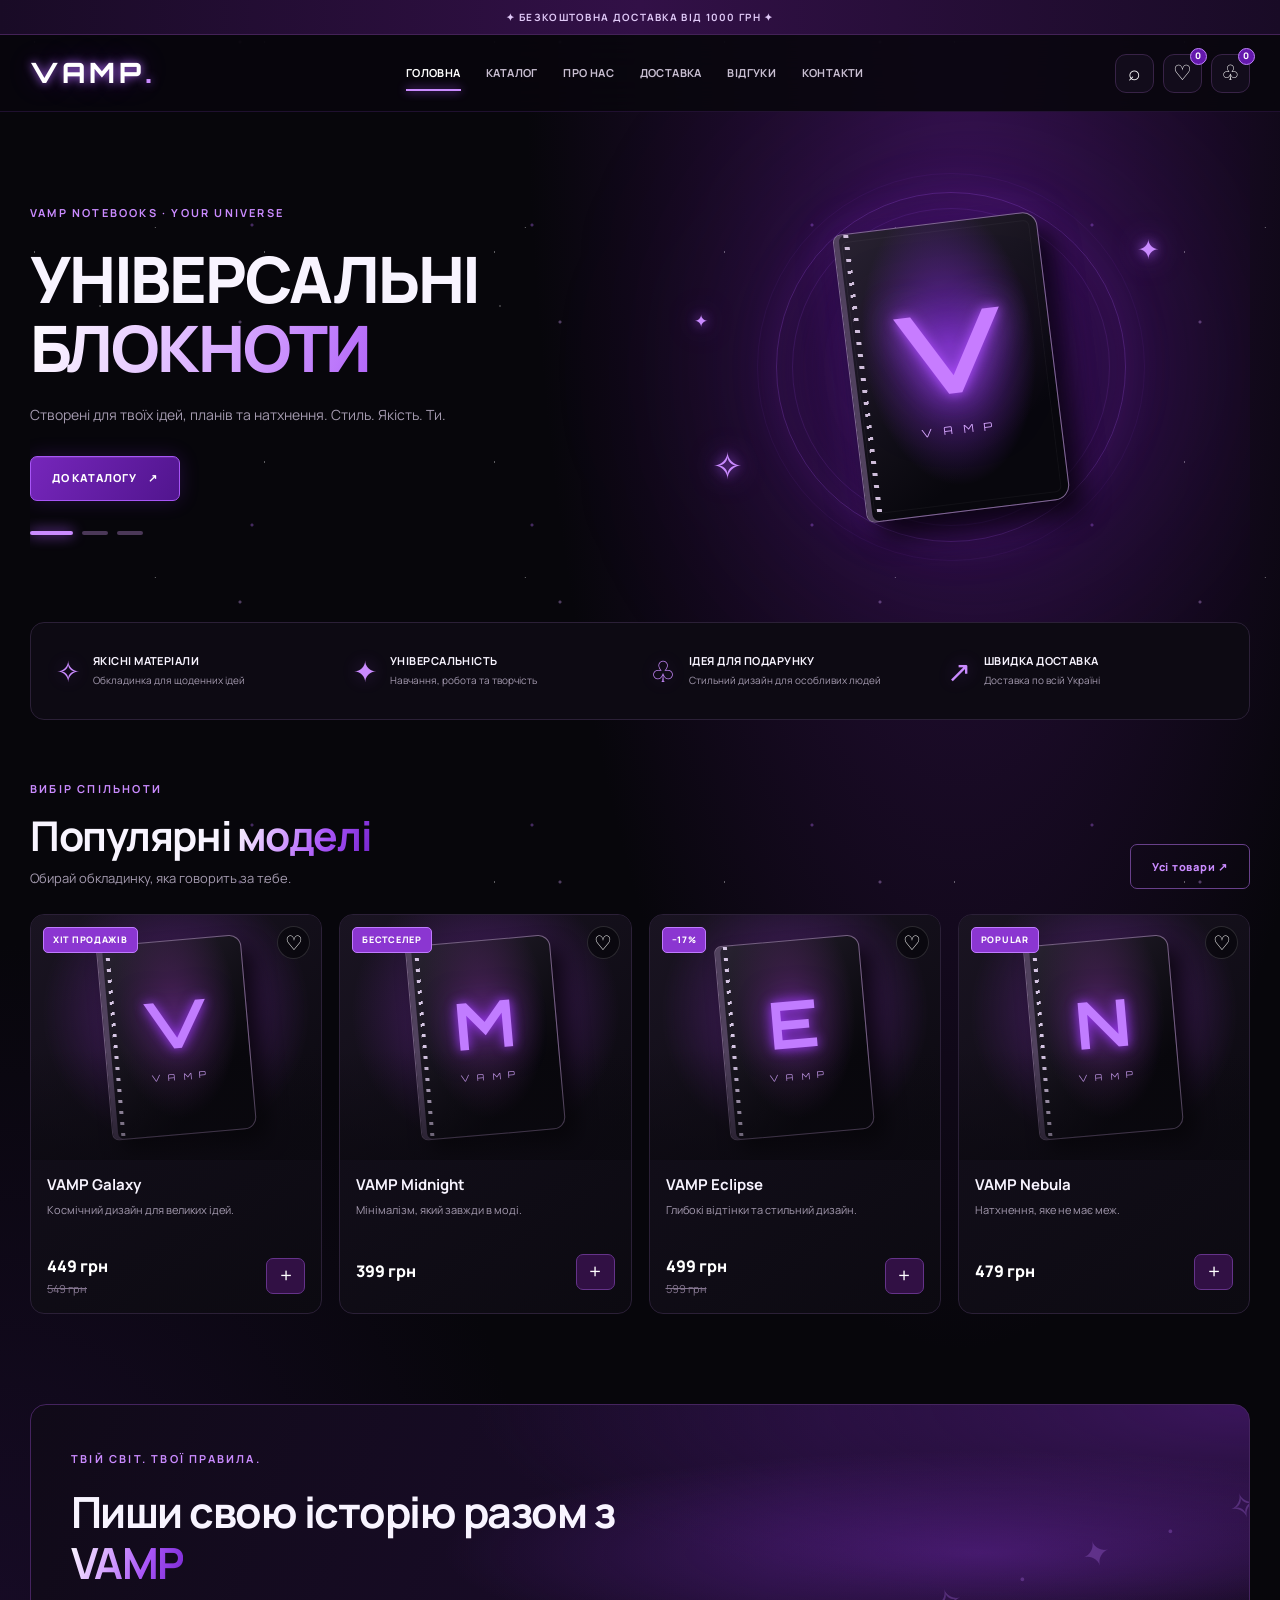
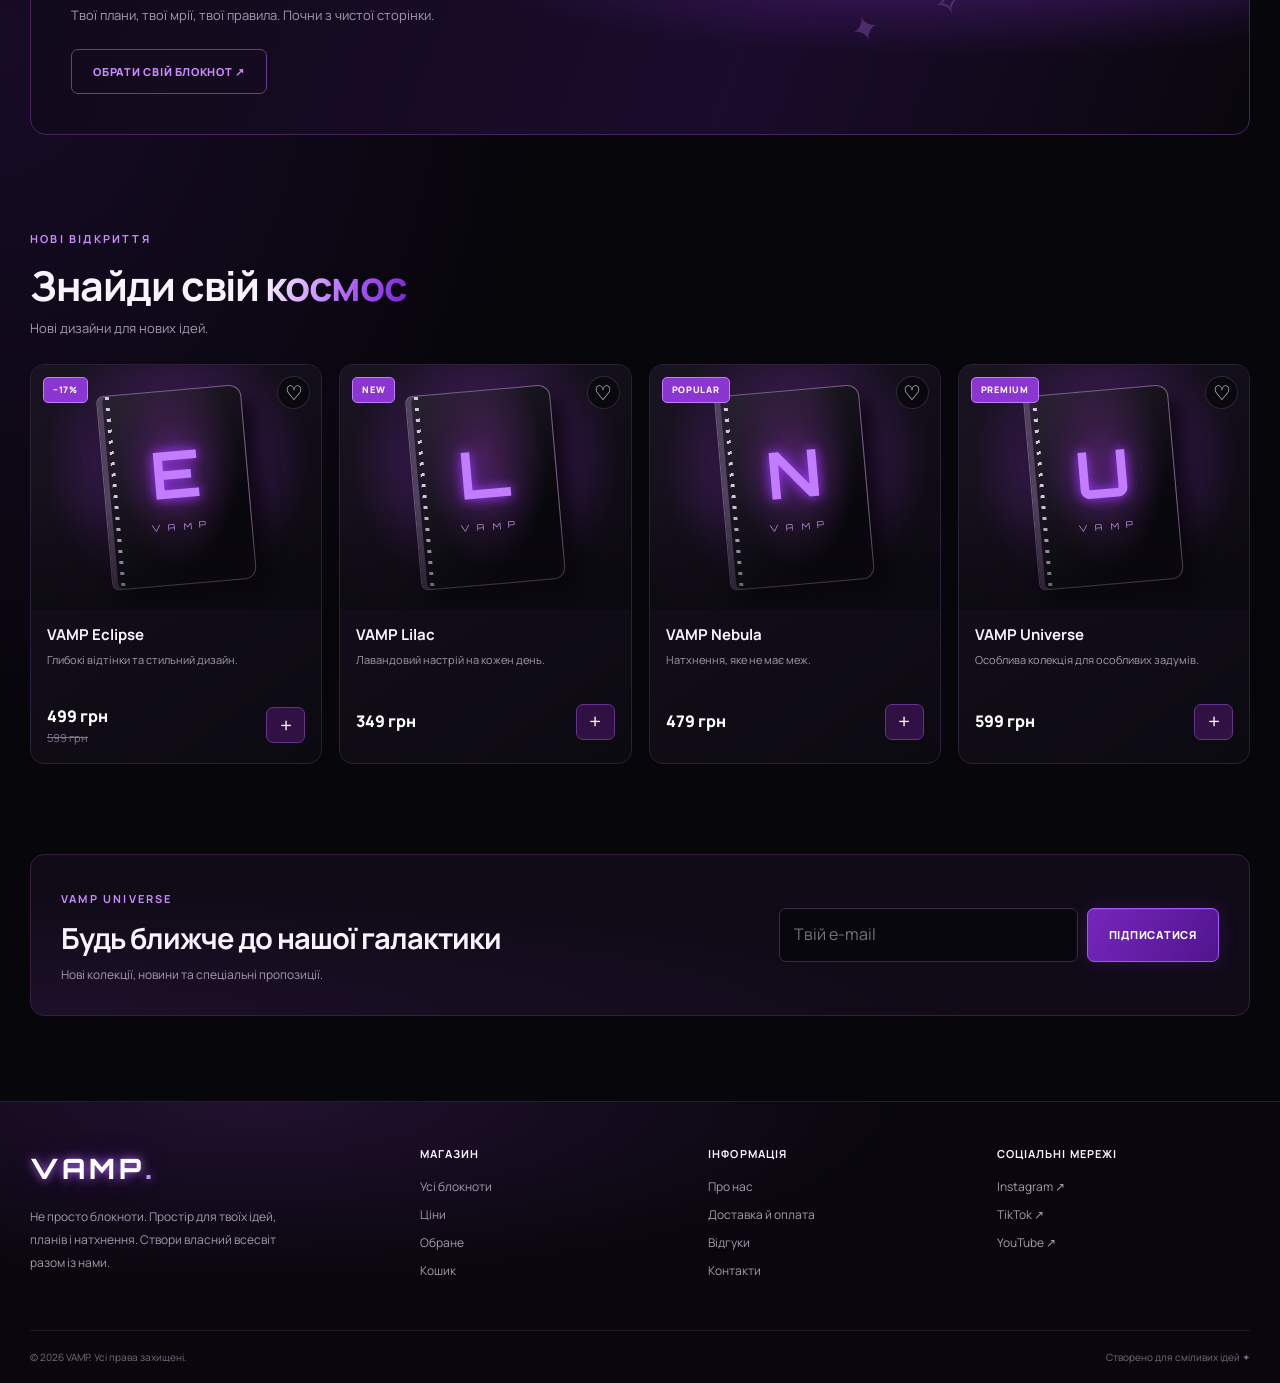
<file: index.html>
<!DOCTYPE html>
<html lang="uk">
<head>
    <meta charset="UTF-8">
    <meta name="viewport" content="width=device-width, initial-scale=1.0">
    <meta name="theme-color" content="#08050d">
    <meta name="description" content="VAMP — універсальні блокноти для твоїх ідей, планів і натхнення.">
    <title>VAMP — Блокноти твого всесвіту</title>

    <link rel="stylesheet" href="styles.css">
</head>

<body>

    <!-- Верхня інформаційна смуга -->
    <div class="topline">
        ✦ БЕЗКОШТОВНА ДОСТАВКА ВІД 1000 ГРН ✦
    </div>

    <!-- Шапка сайту -->
    <header class="header">
        <div class="container navbar">

            <a href="index.html" class="logo">VAMP<span>.</span></a>

            <button class="menu-toggle" id="menuToggle"
                    aria-label="Відкрити меню">
                ☰
            </button>

            <nav class="nav-links" id="navLinks">
                <a href="index.html" class="active">Головна</a>
                <a href="catalog.html">Каталог</a>
                <a href="about.html">Про нас</a>
                <a href="delivery.html">Доставка</a>
                <a href="reviews.html">Відгуки</a>
                <a href="contacts.html">Контакти</a>
            </nav>

            <div class="nav-actions">
                <button class="icon-button" id="searchToggle"
                        aria-label="Пошук">
                    ⌕
                </button>

                <a href="catalog.html?filter=saved"
                   class="icon-button" aria-label="Обране">
                    ♡ <span class="count" id="favoritesCount">0</span>
                </a>

                <a href="cart.html" class="icon-button"
                   aria-label="Кошик">
                    ♧ <span class="count" id="cartCount">0</span>
                </a>
            </div>

        </div>

        <div class="container search-box" id="searchBox" hidden>
            <input type="search" id="globalSearch"
                   placeholder="Знайди свій блокнот...">
        </div>
    </header>

    <main>

        <!-- Головна карусель -->
        <section class="hero container">

            <div class="hero-content">
                <span class="eyebrow">VAMP NOTEBOOKS · YOUR UNIVERSE</span>

                <h1 id="heroTitle">
                    УНІВЕРСАЛЬНІ
                    <span class="gradient-text">БЛОКНОТИ</span>
                </h1>

                <p id="heroDescription">
                    Створені для твоїх ідей, планів та натхнення.
                    Стиль. Якість. Ти.
                </p>

                <a href="catalog.html" class="btn">
                    ДО КАТАЛОГУ <span>↗</span>
                </a>

                <div class="carousel-controls">
                    <button class="carousel-dot active"
                            data-slide="0" aria-label="Слайд 1"></button>

                    <button class="carousel-dot"
                            data-slide="1" aria-label="Слайд 2"></button>

                    <button class="carousel-dot"
                            data-slide="2" aria-label="Слайд 3"></button>
                </div>
            </div>

            <div class="hero-visual">
                <div class="orbit"></div>

                <div class="hero-notebook">
                    <div class="hero-symbol">V</div>
                    <div class="hero-brand">V A M P</div>
                </div>

                <div class="floating-star star-one">✦</div>
                <div class="floating-star star-two">✧</div>
                <div class="floating-star star-three">✦</div>
            </div>

        </section>

        <!-- Переваги магазину -->
        <section class="container benefits">

            <div class="benefit">
                <span class="benefit-icon">✧</span>
                <div>
                    <h3>ЯКІСНІ МАТЕРІАЛИ</h3>
                    <p>Обкладинка для щоденних ідей</p>
                </div>
            </div>

            <div class="benefit">
                <span class="benefit-icon">✦</span>
                <div>
                    <h3>УНІВЕРСАЛЬНІСТЬ</h3>
                    <p>Навчання, робота та творчість</p>
                </div>
            </div>

            <div class="benefit">
                <span class="benefit-icon">♧</span>
                <div>
                    <h3>ІДЕЯ ДЛЯ ПОДАРУНКУ</h3>
                    <p>Стильний дизайн для особливих людей</p>
                </div>
            </div>

            <div class="benefit">
                <span class="benefit-icon">↗</span>
                <div>
                    <h3>ШВИДКА ДОСТАВКА</h3>
                    <p>Доставка по всій Україні</p>
                </div>
            </div>

        </section>

        <!-- Популярні товари -->
        <section class="container section">

            <div class="section-heading">
                <div>
                    <span class="eyebrow">ВИБІР СПІЛЬНОТИ</span>
                    <h2>Популярні <span class="gradient-text">моделі</span></h2>
                    <p>Обирай обкладинку, яка говорить за тебе.</p>
                </div>

                <a href="catalog.html" class="btn btn-outline">
                    Усі товари ↗
                </a>
            </div>

            <div class="products-grid" id="popularProducts">
                <!-- Товари додаються через JavaScript -->
            </div>

        </section>

        <!-- Рекламний банер -->
        <section class="container section">
            <div class="promo-banner">
                <div class="promo-content">
                    <span class="eyebrow">ТВІЙ СВІТ. ТВОЇ ПРАВИЛА.</span>

                    <h2>
                        Пиши свою історію
                        разом з <span class="gradient-text">VAMP</span>
                    </h2>

                    <p>
                        Твої плани, твої мрії, твої правила.
                        Почни з чистої сторінки.
                    </p>

                    <a href="catalog.html" class="btn btn-outline">
                        ОБРАТИ СВІЙ БЛОКНОТ ↗
                    </a>
                </div>
            </div>
        </section>

        <!-- Нова колекція -->
        <section class="container section">

            <div class="section-heading">
                <div>
                    <span class="eyebrow">НОВІ ВІДКРИТТЯ</span>
                    <h2>Знайди свій <span class="gradient-text">космос</span></h2>
                    <p>Нові дизайни для нових ідей.</p>
                </div>
            </div>

            <div class="products-grid" id="newProducts">
                <!-- Новинки додаються через JavaScript -->
            </div>

        </section>

        <!-- Підписка на новини -->
        <section class="container section">
            <div class="newsletter">

                <div>
                    <span class="eyebrow">VAMP UNIVERSE</span>
                    <h2>Будь ближче до нашої галактики</h2>
                    <p>Нові колекції, новини та спеціальні пропозиції.</p>
                </div>

                <form id="newsletterForm">
                    <input type="email" id="newsletterEmail"
                           placeholder="Твій e-mail" required>

                    <button type="submit" class="btn">
                        ПІДПИСАТИСЯ
                    </button>
                </form>

            </div>
        </section>

    </main>

    <!-- Підвал -->
    <footer class="footer">
        <div class="container footer-grid">

            <div class="footer-brand">
                <a href="index.html" class="logo">VAMP<span>.</span></a>

                <p>
                    Не просто блокноти.
                    Простір для твоїх ідей, планів і натхнення.
                    Створи власний всесвіт разом із нами.
                </p>
            </div>

            <div>
                <h3>МАГАЗИН</h3>
                <a href="catalog.html">Усі блокноти</a>
                <a href="catalog.html?sort=price">Ціни</a>
                <a href="catalog.html?filter=saved">Обране</a>
                <a href="cart.html">Кошик</a>
            </div>

            <div>
                <h3>ІНФОРМАЦІЯ</h3>
                <a href="about.html">Про нас</a>
                <a href="delivery.html">Доставка й оплата</a>
                <a href="reviews.html">Відгуки</a>
                <a href="contacts.html">Контакти</a>
            </div>

            <div>
                <h3>СОЦІАЛЬНІ МЕРЕЖІ</h3>
                <a href="https://instagram.com/" target="_blank"
                   rel="noopener noreferrer">Instagram ↗</a>
                <a href="https://tiktok.com/" target="_blank"
                   rel="noopener noreferrer">TikTok ↗</a>
                <a href="https://youtube.com/" target="_blank"
                   rel="noopener noreferrer">YouTube ↗</a>
            </div>

        </div>

        <div class="container copyright">
            <span>© 2026 VAMP. Усі права захищені.</span>
            <span>Створено для сміливих ідей ✦</span>
        </div>
    </footer>

    <script src="app.js"></script>

</body>
</html>
</file>
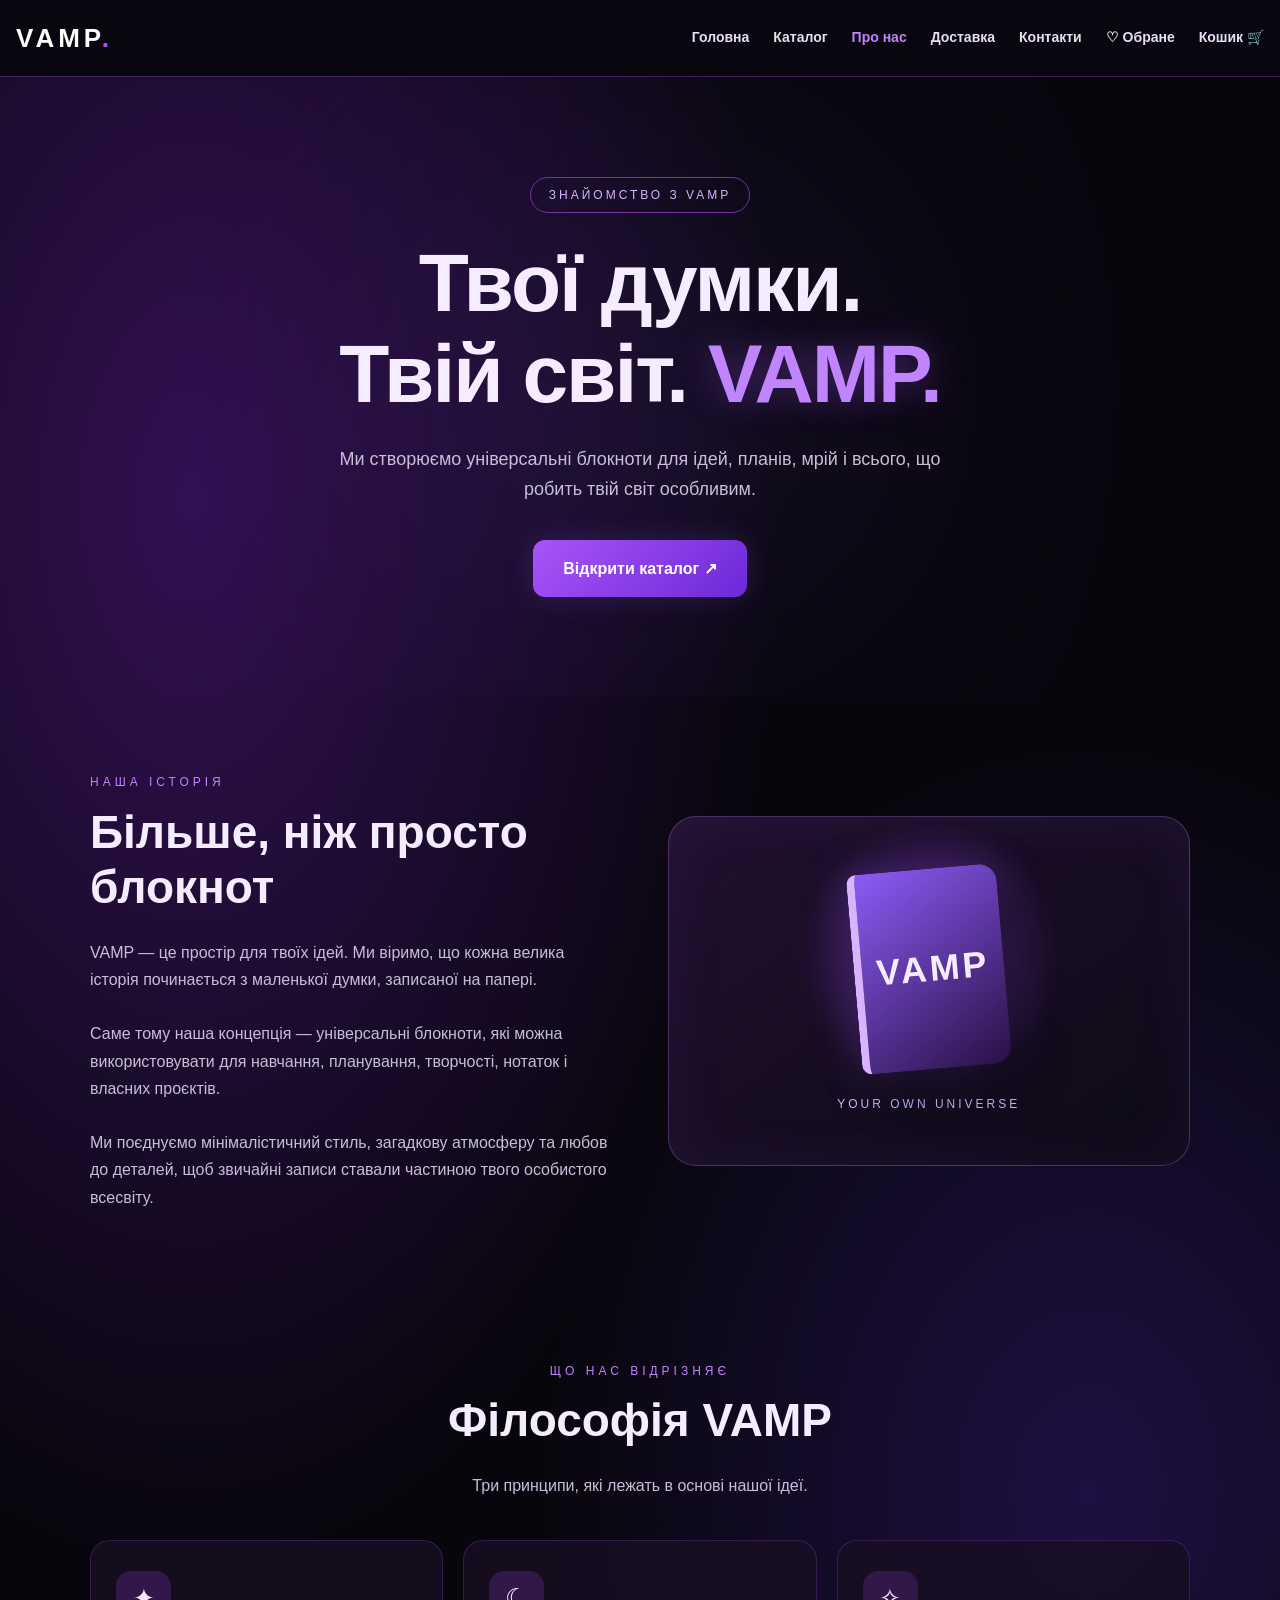
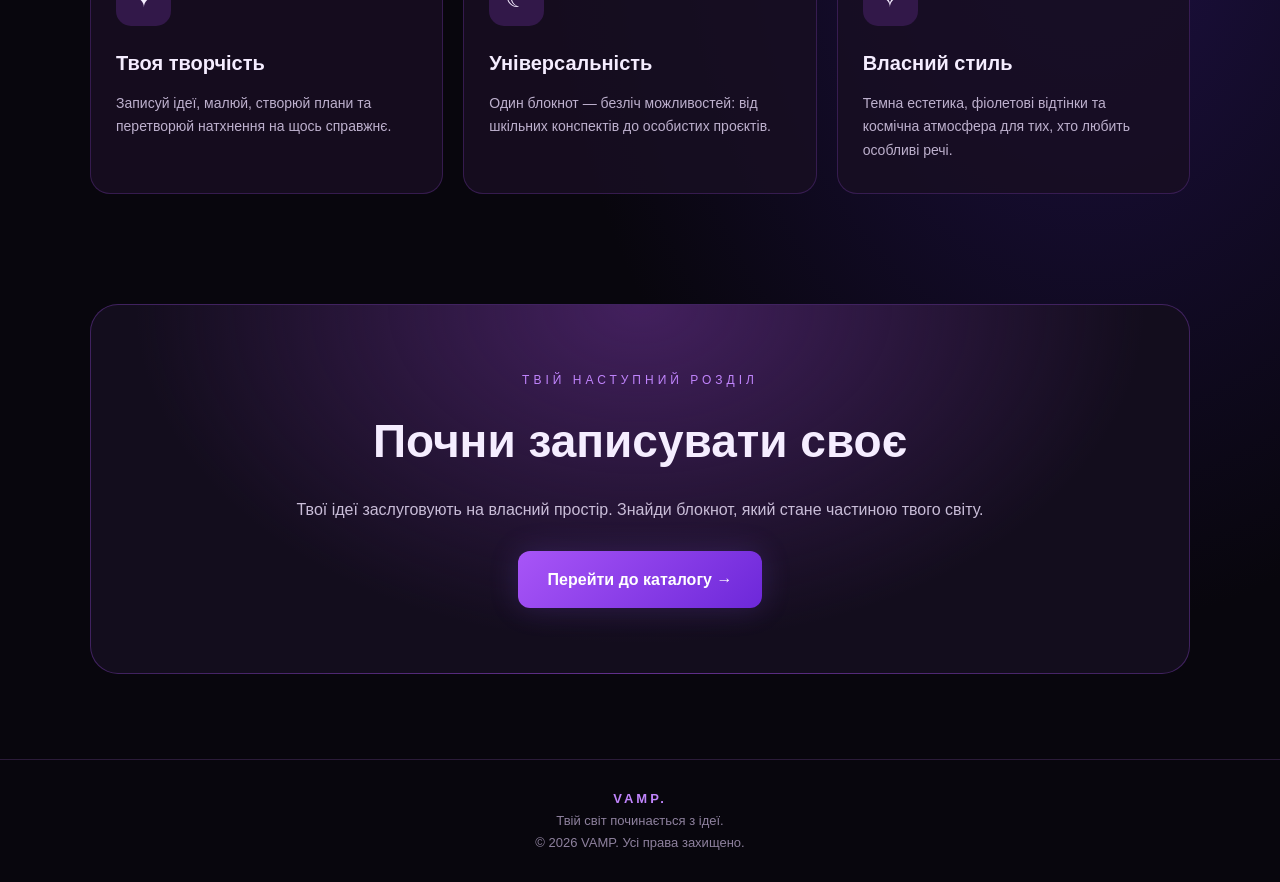
<file: about.html>
<!DOCTYPE html>
<html lang="uk">
<head>
  <meta charset="UTF-8">
  <meta name="viewport" content="width=device-width, initial-scale=1.0">
  <title>Про нас | VAMP</title>

  <style>
    * {
      margin: 0;
      padding: 0;
      box-sizing: border-box;
    }

    html {
      scroll-behavior: smooth;
    }

    body {
      font-family: Arial, sans-serif;
      background:
        radial-gradient(ellipse at 15% 20%, #321052 0%, transparent 38%),
        radial-gradient(ellipse at 85% 60%, #1d1042 0%, transparent 35%),
        #08060d;
      color: #f5edff;
      min-height: 100vh;
      line-height: 1.7;
    }

    a {
      color: inherit;
      text-decoration: none;
    }

    /* ВЕРХНЄ МЕНЮ */
    .site-header {
      position: sticky;
      top: 0;
      z-index: 100;
      background: rgba(9, 7, 16, 0.96);
      border-bottom: 1px solid rgba(168, 85, 247, 0.35);
      backdrop-filter: blur(16px);
    }

    .site-header nav {
      width: min(1250px, calc(100% - 32px));
      min-height: 76px;
      margin: auto;
      display: flex;
      flex-wrap: wrap;
      align-items: center;
      justify-content: center;
      gap: 12px 24px;
      padding: 14px 0;
    }

    .site-header nav a {
      color: #e9ddf7;
      font-size: 14px;
      font-weight: 600;
      transition: color 0.2s;
    }

    .site-header nav a:hover,
    .site-header nav a[aria-current="page"] {
      color: #c084fc;
    }

    .site-header .site-logo {
      margin-right: auto;
      color: white;
      font-size: 26px;
      font-weight: 900;
      letter-spacing: 4px;
    }

    .site-logo span {
      color: #a855f7;
    }

    /* ГОЛОВНИЙ ЕКРАН */
    .hero {
      min-height: 520px;
      padding: 100px 24px;
      display: flex;
      align-items: center;
      justify-content: center;
      text-align: center;
      position: relative;
      overflow: hidden;
    }

    .hero::before {
      content: "";
      position: absolute;
      width: 350px;
      height: 350px;
      background: #8b5cf6;
      filter: blur(150px);
      opacity: 0.22;
      border-radius: 50%;
    }

    .hero-content {
      position: relative;
      max-width: 850px;
    }

    .eyebrow {
      display: inline-block;
      color: #d8b4fe;
      border: 1px solid #7135a5;
      border-radius: 30px;
      padding: 7px 18px;
      font-size: 12px;
      letter-spacing: 3px;
      margin-bottom: 25px;
    }

    h1 {
      font-size: clamp(42px, 7vw, 82px);
      line-height: 1.1;
      margin-bottom: 25px;
      letter-spacing: -2px;
    }

    h1 span {
      color: #c084fc;
      text-shadow: 0 0 35px rgba(168, 85, 247, 0.4);
    }

    .hero p {
      color: #c9bdd8;
      font-size: 18px;
      max-width: 650px;
      margin: 0 auto 35px;
    }

    .button {
      display: inline-block;
      background: linear-gradient(135deg, #a855f7, #6d28d9);
      color: white;
      padding: 15px 30px;
      border-radius: 12px;
      font-weight: bold;
      box-shadow: 0 0 30px rgba(139, 92, 246, 0.2);
      transition: 0.25s;
    }

    .button:hover {
      transform: translateY(-4px);
      box-shadow: 0 0 38px rgba(168, 85, 247, 0.45);
    }

    /* ЗАГАЛЬНІ СЕКЦІЇ */
    .section {
      width: min(1100px, calc(100% - 40px));
      margin: 0 auto;
      padding: 75px 0;
    }

    .section-label {
      color: #c084fc;
      font-size: 12px;
      letter-spacing: 4px;
      text-transform: uppercase;
      margin-bottom: 12px;
    }

    .section h2 {
      font-size: clamp(30px, 4vw, 46px);
      line-height: 1.2;
      margin-bottom: 24px;
    }

    .section p {
      color: #c9bdd8;
      font-size: 16px;
    }

    .story {
      display: grid;
      grid-template-columns: 1fr 1fr;
      gap: 55px;
      align-items: center;
    }

    .story-visual {
      min-height: 350px;
      border: 1px solid rgba(192, 132, 252, 0.3);
      border-radius: 28px;
      background:
        radial-gradient(circle at 50% 40%, #54217b 0%, transparent 40%),
        linear-gradient(145deg, #21102e, #0d0a16);
      display: flex;
      flex-direction: column;
      align-items: center;
      justify-content: center;
      text-align: center;
      box-shadow: inset 0 0 60px rgba(139, 92, 246, 0.08);
    }

    .notebook-symbol {
      width: 150px;
      height: 200px;
      border-radius: 10px 18px 18px 10px;
      background: linear-gradient(145deg, #8b5cf6, #291044);
      border-left: 8px solid #d8b4fe;
      box-shadow: 12px 18px 40px #0008, 0 0 45px #8b5cf655;
      display: flex;
      align-items: center;
      justify-content: center;
      margin-bottom: 25px;
      transform: rotate(-5deg);
    }

    .notebook-symbol span {
      font-size: 36px;
      font-weight: 900;
      letter-spacing: 3px;
    }

    .story-visual p {
      color: #d8b4fe;
      letter-spacing: 3px;
      font-size: 12px;
    }

    /* НАШІ ЦІННОСТІ */
    .values-heading {
      text-align: center;
      margin-bottom: 40px;
    }

    .values-grid {
      display: grid;
      grid-template-columns: repeat(3, 1fr);
      gap: 20px;
    }

    .value-card {
      padding: 30px 25px;
      background: rgba(24, 15, 35, 0.85);
      border: 1px solid rgba(168, 85, 247, 0.22);
      border-radius: 20px;
      transition: 0.25s;
    }

    .value-card:hover {
      transform: translateY(-7px);
      border-color: #a855f7;
      background: rgba(43, 22, 62, 0.9);
    }

    .value-icon {
      width: 55px;
      height: 55px;
      display: grid;
      place-items: center;
      background: #321849;
      border-radius: 15px;
      font-size: 26px;
      margin-bottom: 20px;
    }

    .value-card h3 {
      font-size: 20px;
      margin-bottom: 12px;
    }

    .value-card p {
      font-size: 14px;
      color: #bdb0cd;
    }

    /* ФІНАЛЬНИЙ БЛОК */
    .cta {
      width: min(1100px, calc(100% - 40px));
      margin: 35px auto 85px;
      padding: 65px 25px;
      border: 1px solid rgba(168, 85, 247, 0.3);
      border-radius: 28px;
      background:
        radial-gradient(ellipse at top, #43205e, transparent 65%),
        #130d1d;
      text-align: center;
    }

    .cta h2 {
      font-size: clamp(30px, 5vw, 46px);
      margin-bottom: 15px;
    }

    .cta p {
      color: #c9bdd8;
      margin-bottom: 28px;
    }

    footer {
      border-top: 1px solid #2b1b39;
      padding: 28px 20px;
      text-align: center;
      color: #8e819e;
      font-size: 13px;
    }

    footer strong {
      color: #c084fc;
      letter-spacing: 3px;
    }

    @media (max-width: 800px) {
      .site-header nav {
        gap: 12px 16px;
        justify-content: center;
      }

      .site-header .site-logo {
        width: 100%;
        margin: 0;
        text-align: center;
      }

      .story {
        grid-template-columns: 1fr;
        gap: 30px;
      }

      .values-grid {
        grid-template-columns: 1fr;
      }

      .hero {
        min-height: 450px;
        padding: 70px 20px;
      }
    }
  </style>
</head>

<body>

  <header class="site-header">
    <nav>
      <a href="index.html" class="site-logo">VAMP<span>.</span></a>
      <a href="index.html">Головна</a>
      <a href="catalog.html">Каталог</a>
      <a href="about.html" aria-current="page">Про нас</a>
      <a href="delivery.html">Доставка</a>
      <a href="contacts.html">Контакти</a>
      <a href="favorites.html">♡ Обране</a>
      <a href="cart.html">Кошик 🛒</a>
    </nav>
  </header>

  <main>
    <section class="hero">
      <div class="hero-content">
        <span class="eyebrow">ЗНАЙОМСТВО З VAMP</span>
        <h1>Твої думки.<br>Твій світ. <span>VAMP.</span></h1>
        <p>
          Ми створюємо універсальні блокноти для ідей, планів,
          мрій і всього, що робить твій світ особливим.
        </p>
        <a href="catalog.html" class="button">Відкрити каталог ↗</a>
      </div>
    </section>

    <section class="section">
      <div class="story">
        <div>
          <div class="section-label">НАША ІСТОРІЯ</div>
          <h2>Більше, ніж просто блокнот</h2>
          <p>
            VAMP — це простір для твоїх ідей. Ми віримо, що кожна
            велика історія починається з маленької думки, записаної
            на папері.
          </p>
          <br>
          <p>
            Саме тому наша концепція — універсальні блокноти,
            які можна використовувати для навчання, планування,
            творчості, нотаток і власних проєктів.
          </p>
          <br>
          <p>
            Ми поєднуємо мінімалістичний стиль, загадкову атмосферу
            та любов до деталей, щоб звичайні записи ставали частиною
            твого особистого всесвіту.
          </p>
        </div>

        <div class="story-visual">
          <div class="notebook-symbol">
            <span>VAMP</span>
          </div>
          <p>YOUR OWN UNIVERSE</p>
        </div>
      </div>
    </section>

    <section class="section">
      <div class="values-heading">
        <div class="section-label">ЩО НАС ВІДРІЗНЯЄ</div>
        <h2>Філософія VAMP</h2>
        <p>Три принципи, які лежать в основі нашої ідеї.</p>
      </div>

      <div class="values-grid">
        <article class="value-card">
          <div class="value-icon">✦</div>
          <h3>Твоя творчість</h3>
          <p>
            Записуй ідеї, малюй, створюй плани та перетворюй
            натхнення на щось справжнє.
          </p>
        </article>

        <article class="value-card">
          <div class="value-icon">☾</div>
          <h3>Універсальність</h3>
          <p>
            Один блокнот — безліч можливостей: від шкільних
            конспектів до особистих проєктів.
          </p>
        </article>

        <article class="value-card">
          <div class="value-icon">✧</div>
          <h3>Власний стиль</h3>
          <p>
            Темна естетика, фіолетові відтінки та космічна
            атмосфера для тих, хто любить особливі речі.
          </p>
        </article>
      </div>
    </section>

    <section class="cta">
      <div class="section-label">ТВІЙ НАСТУПНИЙ РОЗДІЛ</div>
      <h2>Почни записувати своє</h2>
      <p>
        Твої ідеї заслуговують на власний простір.
        Знайди блокнот, який стане частиною твого світу.
      </p>
      <a href="catalog.html" class="button">Перейти до каталогу →</a>
    </section>
  </main>

  <footer>
    <strong>VAMP.</strong>
    <p>Твій світ починається з ідеї.</p>
    <p>© 2026 VAMP. Усі права захищено.</p>
  </footer>

</body>
</html>
</file>
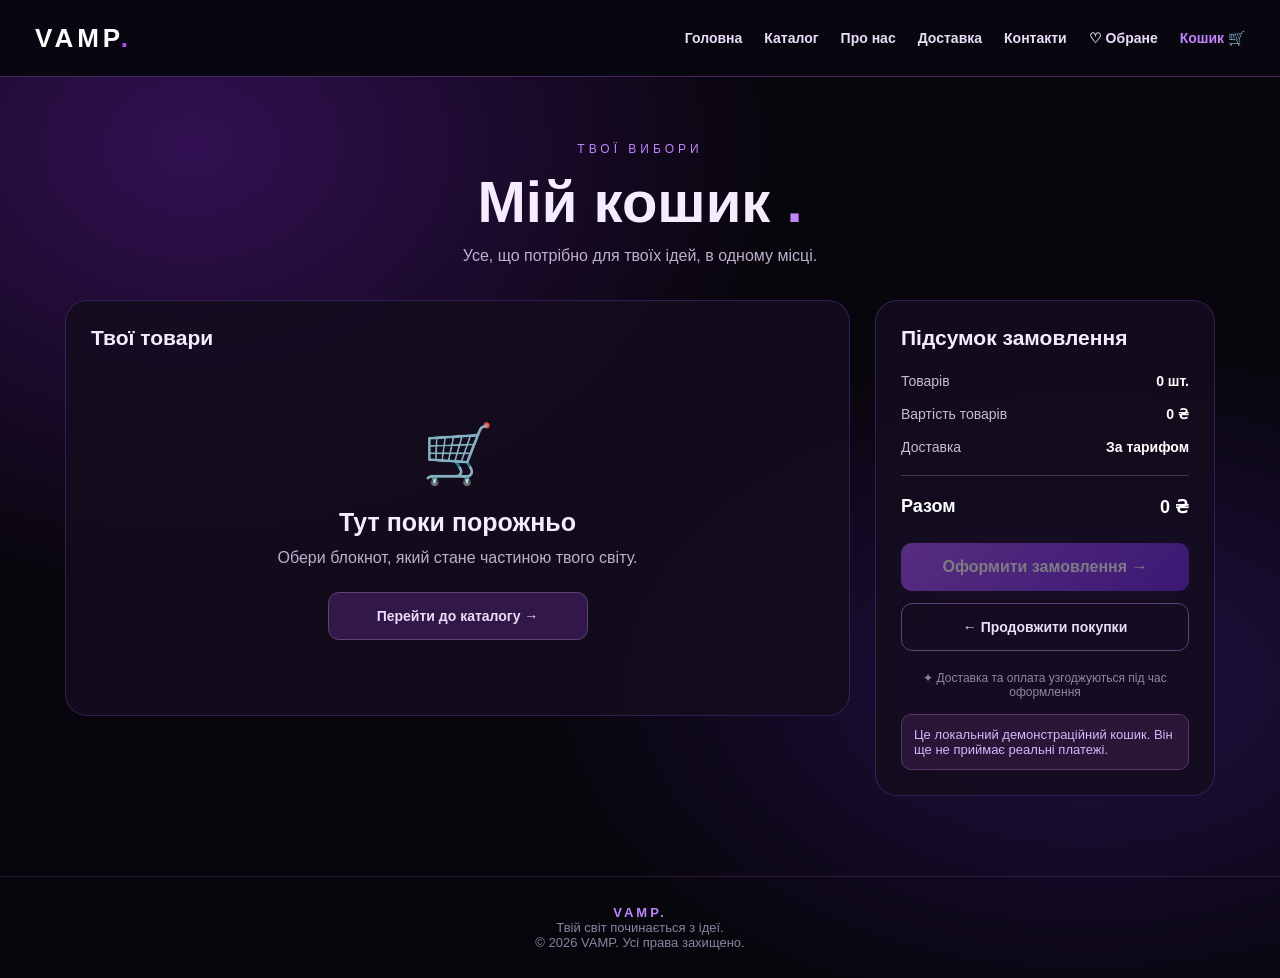
<file: cart.html>
<!DOCTYPE html>
<html lang="uk">
<head>
  <meta charset="UTF-8">
  <meta name="viewport" content="width=device-width, initial-scale=1.0">
  <title>Кошик | VAMP</title>

  <style>
    * {
      margin: 0;
      padding: 0;
      box-sizing: border-box;
    }

    body {
      font-family: Arial, sans-serif;
      color: #f5edff;
      min-height: 100vh;
      background:
        radial-gradient(ellipse at 15% 15%, #321052 0%, transparent 38%),
        radial-gradient(ellipse at 85% 70%, #211044 0%, transparent 35%),
        #08060d;
    }

    a {
      color: inherit;
      text-decoration: none;
    }

    button {
      font: inherit;
      cursor: pointer;
    }

    .site-header {
      position: sticky;
      top: 0;
      z-index: 10;
      background: rgba(9, 7, 16, .96);
      border-bottom: 1px solid #492461;
      backdrop-filter: blur(15px);
    }

    .site-header nav {
      max-width: 1250px;
      min-height: 76px;
      margin: auto;
      padding: 14px 20px;
      display: flex;
      flex-wrap: wrap;
      align-items: center;
      justify-content: center;
      gap: 14px 22px;
    }

    .site-header nav a {
      color: #e9ddf7;
      font-size: 14px;
      font-weight: 600;
      transition: color .2s;
    }

    .site-header nav a:hover,
    .site-header nav a[aria-current="page"] {
      color: #c084fc;
    }

    .site-header .site-logo {
      margin-right: auto;
      color: white;
      font-size: 26px;
      font-weight: 900;
      letter-spacing: 4px;
    }

    .site-logo span {
      color: #a855f7;
    }

    .container {
      width: min(1150px, calc(100% - 36px));
      margin: auto;
    }

    .page-heading {
      padding: 65px 0 35px;
      text-align: center;
    }

    .eyebrow {
      color: #c084fc;
      letter-spacing: 4px;
      font-size: 12px;
      margin-bottom: 12px;
    }

    h1 {
      font-size: clamp(36px, 6vw, 58px);
      margin-bottom: 12px;
    }

    .page-heading p {
      color: #bdb0cd;
    }

    .cart-layout {
      display: grid;
      grid-template-columns: minmax(0, 1fr) 340px;
      gap: 25px;
      align-items: start;
      padding-bottom: 80px;
    }

    .cart-panel,
    .summary {
      background: rgba(20, 13, 30, .88);
      border: 1px solid rgba(168, 85, 247, .25);
      border-radius: 22px;
      padding: 25px;
    }

    .panel-heading {
      display: flex;
      justify-content: space-between;
      align-items: center;
      gap: 15px;
      margin-bottom: 20px;
    }

    .panel-heading h2,
    .summary h2 {
      font-size: 21px;
    }

    .muted {
      color: #a99ab9;
      font-size: 13px;
    }

    .clear-button {
      background: transparent;
      border: 0;
      color: #c084fc;
      font-size: 13px;
    }

    .cart-item {
      display: grid;
      grid-template-columns: 90px minmax(0, 1fr) auto;
      gap: 18px;
      align-items: center;
      padding: 20px 0;
      border-top: 1px solid #30213b;
    }

    .product-picture {
      width: 90px;
      height: 115px;
      border-radius: 12px;
      background:
        radial-gradient(circle at 50% 30%, #63358a, transparent 60%),
        linear-gradient(145deg, #29123c, #100b19);
      border: 1px solid #603c7a;
      display: grid;
      place-items: center;
      overflow: hidden;
      color: #e9d5ff;
      font-size: 30px;
    }

    .product-picture img {
      width: 100%;
      height: 100%;
      object-fit: cover;
    }

    .product-name {
      font-size: 17px;
      margin-bottom: 7px;
      overflow-wrap: anywhere;
    }

    .product-price {
      color: #d8b4fe;
      font-weight: bold;
      margin-bottom: 13px;
    }

    .quantity {
      display: inline-flex;
      align-items: center;
      border: 1px solid #503261;
      border-radius: 9px;
      overflow: hidden;
    }

    .quantity button {
      width: 34px;
      height: 34px;
      border: 0;
      color: white;
      background: #281535;
    }

    .quantity button:hover {
      background: #61358a;
    }

    .quantity span {
      min-width: 35px;
      text-align: center;
      font-size: 14px;
    }

    .item-right {
      text-align: right;
      min-width: 90px;
    }

    .item-total {
      font-weight: bold;
      margin-bottom: 15px;
      white-space: nowrap;
    }

    .remove-button {
      color: #bba7cc;
      background: transparent;
      border: 0;
      font-size: 13px;
    }

    .remove-button:hover {
      color: #fb7185;
    }

    .summary h2 {
      margin-bottom: 23px;
    }

    .summary-line {
      display: flex;
      justify-content: space-between;
      gap: 15px;
      margin-bottom: 17px;
      color: #c8bbd6;
      font-size: 14px;
    }

    .summary-line strong {
      color: white;
      text-align: right;
    }

    .summary-total {
      border-top: 1px solid #493052;
      padding-top: 20px;
      margin-top: 20px;
      color: white;
      font-size: 18px;
      font-weight: bold;
    }

    .checkout-button,
    .continue-button {
      display: block;
      width: 100%;
      text-align: center;
      border-radius: 11px;
      padding: 15px;
      font-weight: bold;
      transition: .2s;
    }

    .checkout-button {
      background: linear-gradient(135deg, #a855f7, #6d28d9);
      color: white;
      border: 0;
      margin-top: 25px;
      box-shadow: 0 0 25px #8b5cf622;
    }

    .checkout-button:hover {
      transform: translateY(-2px);
      box-shadow: 0 0 30px #8b5cf655;
    }

    .checkout-button:disabled {
      opacity: .45;
      cursor: not-allowed;
      transform: none;
    }

    .continue-button {
      border: 1px solid #624078;
      color: #e9ddf7;
      margin-top: 12px;
      font-size: 14px;
    }

    .continue-button:hover {
      background: #24132f;
    }

    .secure-note {
      text-align: center;
      color: #9484a4;
      font-size: 12px;
      margin-top: 20px;
    }

    .empty-cart {
      padding: 50px 20px;
      text-align: center;
    }

    .empty-icon {
      font-size: 58px;
      margin-bottom: 20px;
    }

    .empty-cart h2 {
      font-size: 25px;
      margin-bottom: 12px;
    }

    .empty-cart p {
      color: #bdb0cd;
      margin-bottom: 25px;
    }

    .empty-cart .continue-button {
      max-width: 260px;
      margin: auto;
      background: #321849;
    }

    .notice {
      color: #d8b4fe;
      background: #291536;
      border: 1px solid #58346d;
      border-radius: 10px;
      padding: 12px;
      font-size: 13px;
      margin-top: 15px;
    }

    footer {
      border-top: 1px solid #2b1b39;
      text-align: center;
      padding: 28px 15px;
      color: #8e819e;
      font-size: 13px;
    }

    footer strong {
      color: #c084fc;
      letter-spacing: 3px;
    }

    @media (max-width: 850px) {
      .cart-layout {
        grid-template-columns: 1fr;
      }

      .summary {
        order: -1;
      }
    }

    @media (max-width: 520px) {
      .site-header nav {
        gap: 12px 15px;
      }

      .site-header .site-logo {
        width: 100%;
        margin: 0;
        text-align: center;
      }

      .cart-panel,
      .summary {
        padding: 17px;
      }

      .cart-item {
        grid-template-columns: 70px minmax(0, 1fr);
        gap: 13px;
      }

      .product-picture {
        width: 70px;
        height: 95px;
      }

      .item-right {
        grid-column: 2;
        display: flex;
        justify-content: space-between;
        align-items: center;
        text-align: left;
      }

      .item-total {
        margin-bottom: 0;
      }
    }
  </style>
</head>

<body>

<header class="site-header">
  <nav>
    <a href="index.html" class="site-logo">VAMP<span>.</span></a>
    <a href="index.html">Головна</a>
    <a href="catalog.html">Каталог</a>
    <a href="about.html">Про нас</a>
    <a href="delivery.html">Доставка</a>
    <a href="contacts.html">Контакти</a>
    <a href="favorites.html">♡ Обране</a>
    <a href="cart.html" aria-current="page">Кошик 🛒</a>
  </nav>
</header>

<main class="container">
  <section class="page-heading">
    <div class="eyebrow">ТВОЇ ВИБОРИ</div>
    <h1>Мій кошик <span style="color:#c084fc">.</span></h1>
    <p>Усе, що потрібно для твоїх ідей, в одному місці.</p>
  </section>

  <div class="cart-layout">
    <section class="cart-panel">
      <div class="panel-heading">
        <h2>Твої товари</h2>
        <button class="clear-button" id="clearCart">Очистити кошик</button>
      </div>

      <div id="cartItems"></div>
    </section>

    <aside class="summary">
      <h2>Підсумок замовлення</h2>

      <div class="summary-line">
        <span>Товарів</span>
        <strong id="itemCount">0 шт.</strong>
      </div>

      <div class="summary-line">
        <span>Вартість товарів</span>
        <strong id="subtotal">0 ₴</strong>
      </div>

      <div class="summary-line">
        <span>Доставка</span>
        <strong id="deliveryCost">За тарифом</strong>
      </div>

      <div class="summary-line summary-total">
        <span>Разом</span>
        <strong id="total">0 ₴</strong>
      </div>

      <button class="checkout-button" id="checkoutButton">
        Оформити замовлення →
      </button>

      <a href="catalog.html" class="continue-button">
        ← Продовжити покупки
      </a>

      <p class="secure-note">
        ✦ Доставка та оплата узгоджуються під час оформлення
      </p>

      <div class="notice">
        Це локальний демонстраційний кошик. Він ще не приймає реальні платежі.
      </div>
    </aside>
  </div>
</main>

<footer>
  <strong>VAMP.</strong>
  <p>Твій світ починається з ідеї.</p>
  <p>© 2026 VAMP. Усі права захищено.</p>
</footer>

<script>
  const CART_KEY = "vampCart";

  const cartItems = document.getElementById("cartItems");
  const itemCount = document.getElementById("itemCount");
  const subtotal = document.getElementById("subtotal");
  const total = document.getElementById("total");
  const clearCartButton = document.getElementById("clearCart");
  const checkoutButton = document.getElementById("checkoutButton");

  function readCart() {
    try {
      const saved = JSON.parse(localStorage.getItem(CART_KEY) || "[]");
      if (!Array.isArray(saved)) return [];

      return saved.map((item, index) => {
        const price = Number(item.price ?? item.cost ?? 0);
        const quantity = Number(item.quantity ?? item.qty ?? 1);

        return {
          ...item,
          id: String(item.id ?? item.productId ?? item.name ?? index),
          name: String(item.name ?? item.title ?? "Блокнот VAMP"),
          price: Number.isFinite(price) && price >= 0 ? price : 0,
          quantity: Number.isFinite(quantity)
            ? Math.max(1, Math.min(99, Math.floor(quantity)))
            : 1,
          image: typeof item.image === "string" ? item.image : ""
        };
      });
    } catch {
      return [];
    }
  }

  let cart = readCart();

  function saveCart() {
    localStorage.setItem(CART_KEY, JSON.stringify(cart));
  }

  function money(amount) {
    return new Intl.NumberFormat("uk-UA", {
      maximumFractionDigits: 2
    }).format(amount) + " ₴";
  }

  function escapeHTML(value) {
    return String(value).replace(/[&<>"']/g, char => ({
      "&": "&amp;",
      "<": "&lt;",
      ">": "&gt;",
      '"': "&quot;",
      "'": "&#39;"
    })[char]);
  }

  function renderCart() {
    cartItems.innerHTML = "";

    const count = cart.reduce((sum, item) => sum + item.quantity, 0);
    const sum = cart.reduce(
      (amount, item) => amount + item.price * item.quantity, 0
    );

    itemCount.textContent = count + (count === 1 ? " шт." : " шт.");
    subtotal.textContent = money(sum);
    total.textContent = money(sum);

    checkoutButton.disabled = cart.length === 0;
    clearCartButton.hidden = cart.length === 0;

    if (cart.length === 0) {
      cartItems.innerHTML = `
        <div class="empty-cart">
          <div class="empty-icon">🛒</div>
          <h2>Тут поки порожньо</h2>
          <p>Обери блокнот, який стане частиною твого світу.</p>
          <a href="catalog.html" class="continue-button">
            Перейти до каталогу →
          </a>
        </div>
      `;
      return;
    }

    cart.forEach(item => {
      const row = document.createElement("article");
      row.className = "cart-item";

      const picture = item.image
        ? `<img src="${escapeHTML(item.image)}" alt="">`
        : `<span>✦</span>`;

      row.innerHTML = `
        <div class="product-picture">${picture}</div>

        <div>
          <h3 class="product-name">${escapeHTML(item.name)}</h3>
          <div class="product-price">${money(item.price)}</div>

          <div class="quantity">
            <button type="button" data-action="decrease"
              data-id="${escapeHTML(item.id)}"
              aria-label="Зменшити кількість">−</button>

            <span>${item.quantity}</span>

            <button type="button" data-action="increase"
              data-id="${escapeHTML(item.id)}"
              aria-label="Збільшити кількість">+</button>
          </div>
        </div>

        <div class="item-right">
          <div class="item-total">
            ${money(item.price * item.quantity)}
          </div>
          <button type="button" class="remove-button"
            data-action="remove"
            data-id="${escapeHTML(item.id)}">
            Видалити
          </button>
        </div>
      `;

      cartItems.appendChild(row);
    });
  }

  cartItems.addEventListener("click", event => {
    const button = event.target.closest("button[data-action]");
    if (!button) return;

    const id = button.dataset.id;
    const action = button.dataset.action;
    const item = cart.find(product => product.id === id);

    if (action === "remove") {
      cart = cart.filter(product => product.id !== id);
    } else if (item && action === "increase") {
      if (item.quantity < 99) item.quantity++;
    } else if (item && action === "decrease") {
      if (item.quantity > 1) {
        item.quantity--;
      } else {
        cart = cart.filter(product => product.id !== id);
      }
    }

    saveCart();
    renderCart();
  });

  clearCartButton.addEventListener("click", () => {
    if (!cart.length) return;

    if (confirm("Точно очистити весь кошик?")) {
      cart = [];
      saveCart();
      renderCart();
    }
  });

  checkoutButton.addEventListener("click", () => {
    if (cart.length === 0) return;

    // Зберігаємо копію замовлення для сторінки оформлення.
    sessionStorage.setItem("vampCheckout", JSON.stringify(cart));

    window.location.href = "checkout.html";
  });

  // Оновлення, якщо кошик змінився в іншій вкладці браузера.
  window.addEventListener("storage", event => {
    if (event.key === CART_KEY) {
      cart = readCart();
      renderCart();
    }
  });

  renderCart();
</script>

</body>
</html>
</file>
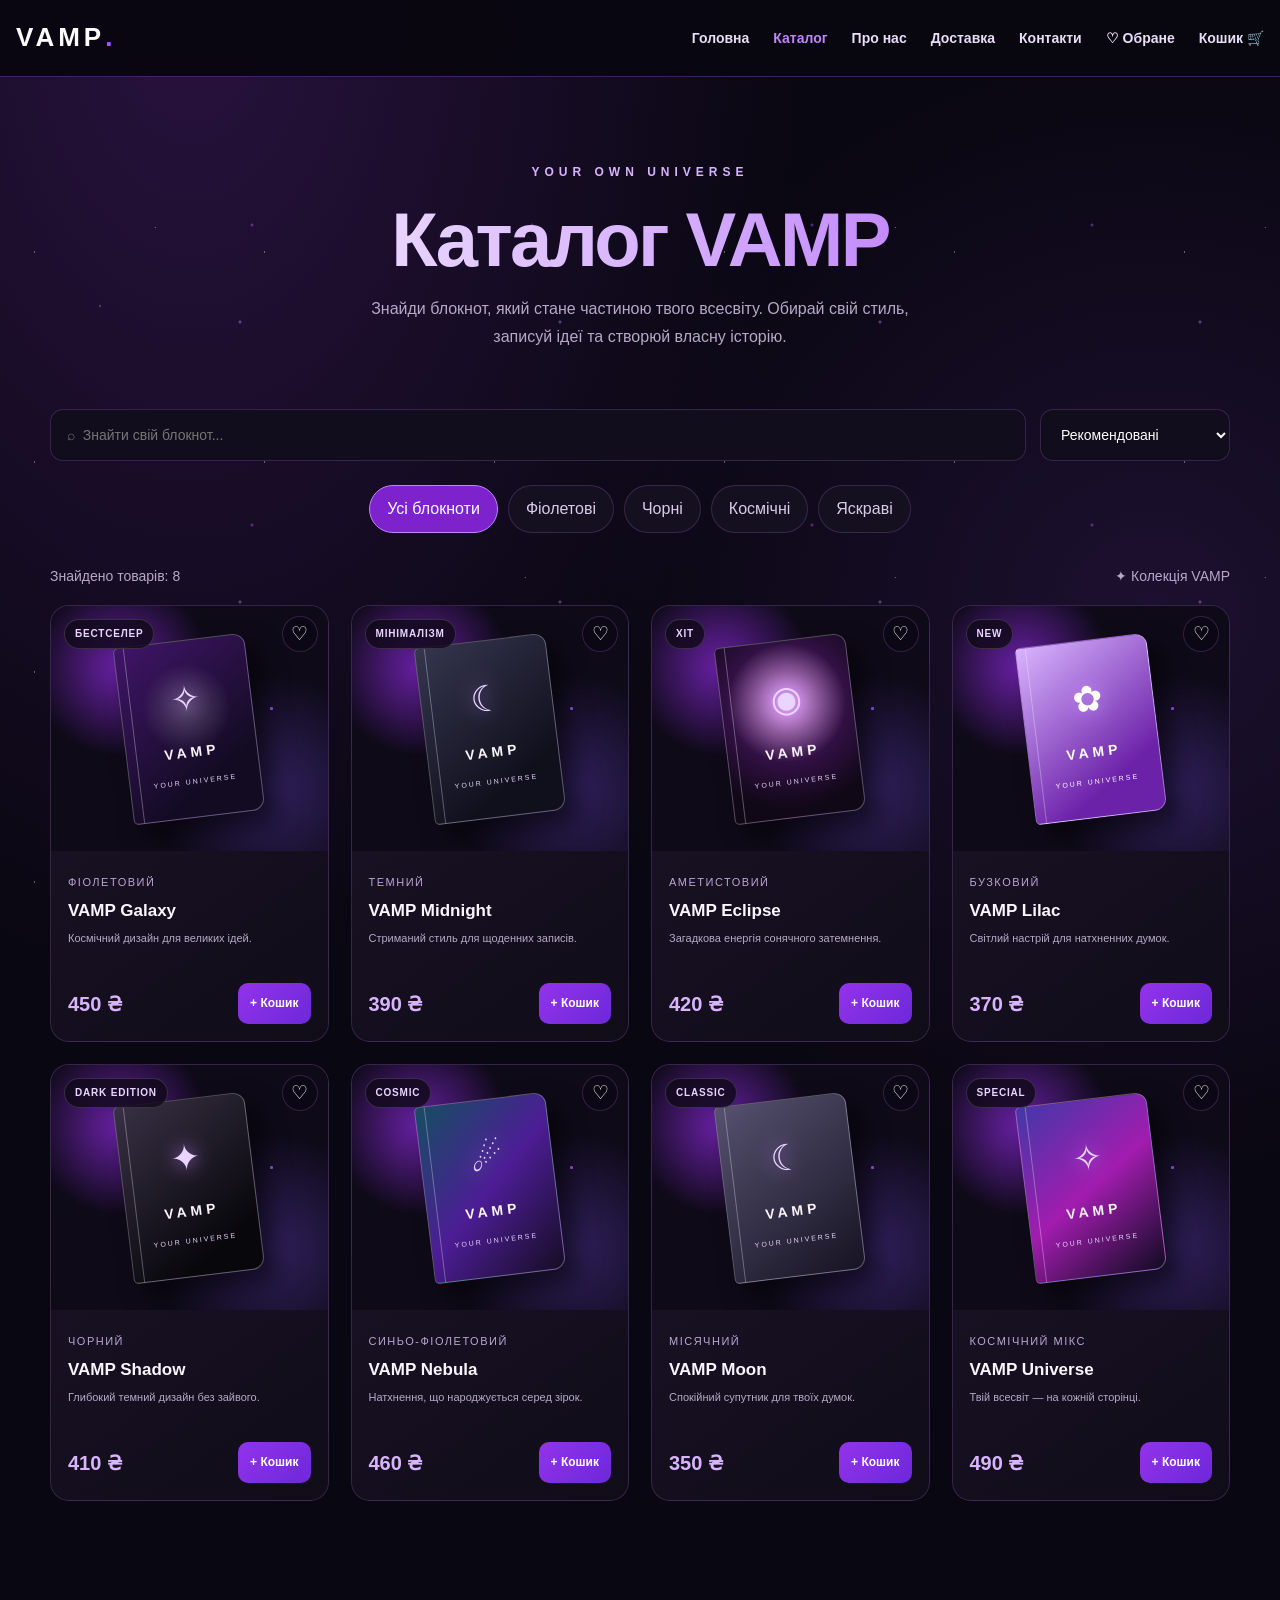
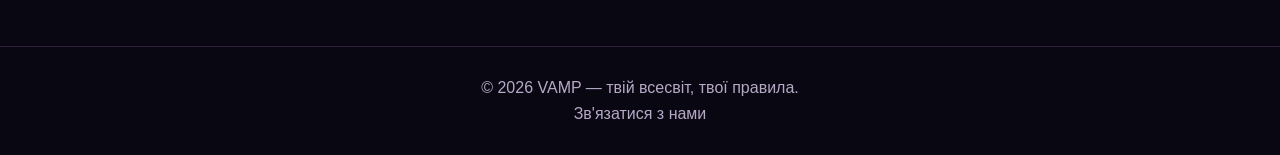
<file: catalog.html>
<!DOCTYPE html>
<html lang="uk">
<head>
  <meta charset="UTF-8">
  <meta name="viewport" content="width=device-width, initial-scale=1.0">
  <title>Каталог | VAMP</title>
  <link rel="stylesheet" href="styles.css">

  <style>
    :root {
      --bg: #090711;
      --panel: #151020;
      --purple: #a855f7;
      --pink: #e879f9;
      --text: #faf5ff;
      --muted: #b6a9c8;
      --line: rgba(192,132,252,.2);
    }

    * { box-sizing: border-box; }

    body {
      margin: 0;
      background:
        radial-gradient(ellipse at 15% 0%, #28123e, transparent 40%),
        radial-gradient(ellipse at 90% 35%, #1d1030, transparent 35%),
        var(--bg);
      color: var(--text);
      font-family: Arial, sans-serif;
    }

    a { color: inherit; text-decoration: none; }

    .catalog-wrap {
      width: min(1180px, calc(100% - 36px));
      margin: 0 auto;
      padding: 36px 0 80px;
    }

    .catalog-hero {
      text-align: center;
      padding: 45px 0 35px;
    }

    .catalog-hero .eyebrow {
      color: #d8b4fe;
      letter-spacing: 5px;
      font-size: 12px;
      font-weight: bold;
    }

    .catalog-hero h1 {
      font-size: clamp(42px, 7vw, 76px);
      line-height: 1.05;
      margin: 16px 0;
      background: linear-gradient(90deg, white, #d8b4fe, #a855f7);
      color: transparent;
      background-clip: text;
      -webkit-background-clip: text;
    }

    .catalog-hero p {
      color: var(--muted);
      max-width: 570px;
      margin: 0 auto;
      line-height: 1.7;
    }

    .catalog-toolbar {
      display: grid;
      grid-template-columns: 1fr 190px;
      gap: 14px;
      margin: 24px 0 18px;
    }

    .catalog-toolbar input,
    .catalog-toolbar select {
      min-width: 0;
      width: 100%;
      padding: 14px 16px;
      border: 1px solid var(--line);
      border-radius: 13px;
      background: #120d1c;
      color: white;
      font-size: 14px;
    }

    .catalog-toolbar input:focus,
    .catalog-toolbar select:focus {
      outline: 2px solid var(--purple);
    }

    .catalog-categories {
      display: flex;
      flex-wrap: wrap;
      justify-content: center;
      gap: 10px;
      margin: 24px 0 32px;
    }

    .category-btn {
      border: 1px solid var(--line);
      border-radius: 100px;
      background: #151020;
      color: #d9cce9;
      padding: 10px 17px;
      cursor: pointer;
      transition: .2s;
    }

    .category-btn:hover,
    .category-btn.active {
      background: #7e22ce;
      border-color: #c084fc;
      color: white;
    }

    .catalog-meta {
      display: flex;
      align-items: center;
      justify-content: space-between;
      gap: 12px;
      margin: 18px 0;
      color: var(--muted);
      font-size: 14px;
    }

    .catalog-grid {
      display: grid;
      grid-template-columns: repeat(4, minmax(0, 1fr));
      gap: 22px;
    }

    .vamp-product {
      min-width: 0;
      overflow: hidden;
      position: relative;
      border: 1px solid var(--line);
      border-radius: 19px;
      background: linear-gradient(145deg, #1c1429, #100c18);
      transition: transform .25s, border-color .25s, box-shadow .25s;
    }

    .vamp-product:hover {
      transform: translateY(-6px);
      border-color: rgba(192,132,252,.7);
      box-shadow: 0 15px 38px rgba(126,34,206,.16);
    }

    .product-art {
      height: 245px;
      position: relative;
      display: grid;
      place-items: center;
      overflow: hidden;
      background:
        radial-gradient(circle at 25% 25%, #6b21a8 0, transparent 32%),
        radial-gradient(circle at 80% 75%, #31205d 0, transparent 40%),
        #0e0a18;
    }

    .product-art::before,
    .product-art::after {
      content: "";
      position: absolute;
      width: 3px;
      height: 3px;
      border-radius: 50%;
      background: white;
      box-shadow:
        38px -48px #d8b4fe,
        -54px 36px #c084fc,
        65px 54px white,
        -70px -65px #e9d5ff,
        82px -20px #a855f7,
        -22px 75px white;
      opacity: .8;
    }

    .notebook {
      position: relative;
      z-index: 1;
      width: 132px;
      height: 178px;
      border: 1px solid rgba(255,255,255,.28);
      border-radius: 5px 12px 12px 5px;
      display: flex;
      flex-direction: column;
      align-items: center;
      justify-content: center;
      gap: 13px;
      padding: 12px;
      box-shadow: 12px 14px 25px rgba(0,0,0,.55);
      transform: rotate(-7deg);
      transition: transform .3s;
      background:
        radial-gradient(circle at 50% 38%, rgba(255,255,255,.22), transparent 35%),
        linear-gradient(145deg, #401568, #120b22 75%);
    }

    .vamp-product:hover .notebook {
      transform: rotate(0deg) scale(1.04);
    }

    .notebook::before {
      content: "";
      position: absolute;
      top: 0;
      bottom: 0;
      left: 9px;
      width: 1px;
      background: rgba(255,255,255,.3);
    }

    .notebook-symbol {
      font-size: 36px;
      color: #e9d5ff;
      text-shadow: 0 0 20px #c084fc;
    }

    .notebook-brand {
      font-size: 14px;
      font-weight: 900;
      letter-spacing: 4px;
    }

    .notebook-subtitle {
      font-size: 7px;
      letter-spacing: 2px;
      color: #e9d5ff;
    }

    .art-midnight .notebook {
      background: linear-gradient(145deg, #35364f, #10101d 75%);
    }

    .art-lilac .notebook {
      background: linear-gradient(145deg, #d8b4fe, #6b21a8 75%);
    }

    .art-lilac .notebook-brand,
    .art-lilac .notebook-symbol,
    .art-lilac .notebook-subtitle {
      color: white;
    }

    .art-eclipse .notebook {
      background: radial-gradient(circle at 50% 35%, #f0abfc, #321044 45%, #100817 80%);
    }

    .art-nebula .notebook {
      background: linear-gradient(135deg, #164e63, #4c1d95, #160d24);
    }

    .art-moon .notebook {
      background: linear-gradient(145deg, #55516f, #171323);
    }

    .art-shadow .notebook {
      background: linear-gradient(145deg, #383044, #08070c 80%);
    }

    .art-universe .notebook {
      background: linear-gradient(145deg, #4338a8, #a21caf, #100b22);
    }

    .art-rose .notebook {
      background: linear-gradient(145deg, #9d174d, #3b102d, #120918);
    }

    .product-tag {
      position: absolute;
      z-index: 2;
      top: 13px;
      left: 13px;
      padding: 6px 10px;
      border: 1px solid rgba(255,255,255,.15);
      border-radius: 100px;
      background: rgba(15,9,24,.8);
      color: #e9d5ff;
      font-size: 10px;
      font-weight: bold;
    }

    .favorite-btn {
      position: absolute;
      z-index: 2;
      top: 10px;
      right: 10px;
      width: 36px;
      height: 36px;
      border: 1px solid var(--line);
      border-radius: 50%;
      background: rgba(12,8,20,.85);
      color: white;
      font-size: 19px;
      cursor: pointer;
    }

    .favorite-btn.active { color: #f0abfc; }

    .product-info { padding: 17px; }

    .product-color {
      color: #bba5d5;
      font-size: 11px;
      letter-spacing: 1.5px;
      text-transform: uppercase;
    }

    .product-info h2 {
      margin: 7px 0;
      font-size: 17px;
      letter-spacing: 0;
    }

    .product-description {
      min-height: 40px;
      margin: 8px 0 15px;
      color: var(--muted);
      font-size: 12px;
      line-height: 1.6;
    }

    .product-bottom {
      display: flex;
      align-items: center;
      justify-content: space-between;
      gap: 8px;
      margin-top: 15px;
    }

    .product-price {
      color: #d8b4fe;
      font-size: 20px;
      font-weight: 800;
      white-space: nowrap;
    }

    .add-cart {
      border: 0;
      border-radius: 10px;
      padding: 11px 12px;
      background: linear-gradient(135deg, #9333ea, #6d28d9);
      color: white;
      font-weight: bold;
      font-size: 12px;
      cursor: pointer;
    }

    .add-cart:hover { filter: brightness(1.15); }

    .catalog-empty {
      display: none;
      padding: 55px 20px;
      text-align: center;
      color: var(--muted);
      border: 1px dashed var(--line);
      border-radius: 18px;
    }

    .catalog-empty h2 { color: white; }

    .reset-btn {
      margin-top: 12px;
      border: 1px solid var(--line);
      border-radius: 10px;
      padding: 11px 16px;
      color: white;
      background: #211432;
      cursor: pointer;
    }

    .catalog-toast {
      position: fixed;
      z-index: 99;
      bottom: 20px;
      left: 50%;
      transform: translateX(-50%);
      max-width: calc(100% - 30px);
      padding: 13px 20px;
      border: 1px solid #6b21a8;
      border-radius: 12px;
      background: #211432;
      color: white;
      box-shadow: 0 8px 30px #0008;
      text-align: center;
    }

    .catalog-footer {
      margin-top: 65px;
      padding: 28px 15px;
      border-top: 1px solid var(--line);
      color: var(--muted);
      text-align: center;
    }

    @media (max-width: 1000px) {
      .catalog-grid { grid-template-columns: repeat(3, minmax(0, 1fr)); }
    }

    @media (max-width: 720px) {
      .catalog-grid { grid-template-columns: repeat(2, minmax(0, 1fr)); }
      .product-art { height: 205px; }
      .notebook { width: 112px; height: 153px; }
      .catalog-toolbar { grid-template-columns: 1fr; }
    }

    @media (max-width: 420px) {
      .catalog-wrap { width: calc(100% - 22px); }
      .catalog-grid { gap: 10px; }
      .product-info { padding: 11px; }
      .product-info h2 { font-size: 14px; }
      .product-description { font-size: 11px; }
      .product-price { font-size: 16px; }
      .add-cart { padding: 10px 8px; font-size: 10px; }
      .product-art { height: 175px; }
      .notebook { width: 94px; height: 133px; }
    }
  </style>
</head>

<body>
<header class="site-header">
  <nav>
    <a href="index.html" class="site-logo">VAMP<span>.</span></a>
    <a href="index.html">Головна</a>
    <a href="catalog.html" aria-current="page">Каталог</a>
    <a href="about.html">Про нас</a>
    <a href="delivery.html">Доставка</a>
    <a href="contacts.html">Контакти</a>
    <a href="favorites.html">♡ Обране</a>
    <a href="cart.html">Кошик 🛒</a>
  </nav>
</header>

<main class="catalog-wrap">
  <section class="catalog-hero">
    <span class="eyebrow">YOUR OWN UNIVERSE</span>
    <h1>Каталог VAMP</h1>
    <p>
      Знайди блокнот, який стане частиною твого всесвіту.
      Обирай свій стиль, записуй ідеї та створюй власну історію.
    </p>
  </section>

  <section aria-label="Пошук і фільтри">
    <div class="catalog-toolbar">
      <input
        id="catalogSearch"
        type="search"
        placeholder="⌕  Знайти свій блокнот..."
        aria-label="Пошук товарів"
      >
      <select id="catalogSort" aria-label="Сортування товарів">
        <option value="default">Рекомендовані</option>
        <option value="price-asc">Спочатку дешевші</option>
        <option value="price-desc">Спочатку дорожчі</option>
        <option value="name">За назвою</option>
      </select>
    </div>

    <div class="catalog-categories" id="catalogCategories">
      <button class="category-btn active" data-category="all">Усі блокноти</button>
      <button class="category-btn" data-category="purple">Фіолетові</button>
      <button class="category-btn" data-category="black">Чорні</button>
      <button class="category-btn" data-category="blue">Космічні</button>
      <button class="category-btn" data-category="pink">Яскраві</button>
    </div>
  </section>

  <div class="catalog-meta">
    <span id="catalogCount">Завантаження товарів...</span>
    <span>✦ Колекція VAMP</span>
  </div>

  <section class="catalog-grid" id="catalogProducts" aria-label="Каталог товарів"></section>

  <section class="catalog-empty" id="catalogEmpty">
    <h2>У цій галактиці поки порожньо ✦</h2>
    <p>Не знайшли потрібного блокнота? Спробуй інший запит.</p>
    <button class="reset-btn" id="resetFilters">Скинути фільтри</button>
  </section>
</main>

<footer class="catalog-footer">
  <p>© 2026 VAMP — твій всесвіт, твої правила.</p>
  <a href="contacts.html">Зв'язатися з нами</a>
</footer>

<div class="catalog-toast" id="catalogToast" hidden role="status"></div>

<script>
  const products = [
    {
      id: "galaxy",
      name: "VAMP Galaxy",
      price: 450,
      color: "purple",
      colorName: "Фіолетовий",
      art: "art-galaxy",
      tag: "БЕСТСЕЛЕР",
      symbol: "✧",
      description: "Космічний дизайн для великих ідей."
    },
    {
      id: "midnight",
      name: "VAMP Midnight",
      price: 390,
      color: "black",
      colorName: "Темний",
      art: "art-midnight",
      tag: "МІНІМАЛІЗМ",
      symbol: "☾",
      description: "Стриманий стиль для щоденних записів."
    },
    {
      id: "eclipse",
      name: "VAMP Eclipse",
      price: 420,
      color: "purple",
      colorName: "Аметистовий",
      art: "art-eclipse",
      tag: "ХІТ",
      symbol: "◉",
      description: "Загадкова енергія сонячного затемнення."
    },
    {
      id: "lilac",
      name: "VAMP Lilac",
      price: 370,
      color: "pink",
      colorName: "Бузковий",
      art: "art-lilac",
      tag: "NEW",
      symbol: "✿",
      description: "Світлий настрій для натхненних думок."
    },
    {
      id: "shadow",
      name: "VAMP Shadow",
      price: 410,
      color: "black",
      colorName: "Чорний",
      art: "art-shadow",
      tag: "DARK EDITION",
      symbol: "✦",
      description: "Глибокий темний дизайн без зайвого."
    },
    {
      id: "nebula",
      name: "VAMP Nebula",
      price: 460,
      color: "blue",
      colorName: "Синьо-фіолетовий",
      art: "art-nebula",
      tag: "COSMIC",
      symbol: "☄",
      description: "Натхнення, що народжується серед зірок."
    },
    {
      id: "moon",
      name: "VAMP Moon",
      price: 350,
      color: "blue",
      colorName: "Місячний",
      art: "art-moon",
      tag: "CLASSIC",
      symbol: "☾",
      description: "Спокійний супутник для твоїх думок."
    },
    {
      id: "universe",
      name: "VAMP Universe",
      price: 490,
      color: "pink",
      colorName: "Космічний мікс",
      art: "art-universe",
      tag: "SPECIAL",
      symbol: "✧",
      description: "Твій всесвіт — на кожній сторінці."
    }
  ];

  const grid = document.getElementById("catalogProducts");
  const search = document.getElementById("catalogSearch");
  const sort = document.getElementById("catalogSort");
  const count = document.getElementById("catalogCount");
  const empty = document.getElementById("catalogEmpty");
  const toast = document.getElementById("catalogToast");

  let activeCategory = "all";
  let toastTimer;

  function readStorage(key) {
    try {
      const value = JSON.parse(localStorage.getItem(key) || "[]");
      return Array.isArray(value) ? value : [];
    } catch {
      return [];
    }
  }

  function saveStorage(key, value) {
    try {
      localStorage.setItem(key, JSON.stringify(value));
      return true;
    } catch {
      showToast("Не вдалося зберегти зміни в браузері.");
      return false;
    }
  }

  function showToast(message) {
    toast.textContent = message;
    toast.hidden = false;
    clearTimeout(toastTimer);
    toastTimer = setTimeout(() => {
      toast.hidden = true;
    }, 2600);
  }

  function money(value) {
    return value.toLocaleString("uk-UA") + " ₴";
  }

  function renderProducts() {
    const query = search.value.trim().toLowerCase();

    let visible = products.filter(product => {
      const matchesCategory =
        activeCategory === "all" || product.color === activeCategory;

      const matchesSearch =
        (product.name + " " + product.colorName + " " + product.description)
          .toLowerCase()
          .includes(query);

      return matchesCategory && matchesSearch;
    });

    if (sort.value === "price-asc") {
      visible.sort((a, b) => a.price - b.price);
    } else if (sort.value === "price-desc") {
      visible.sort((a, b) => b.price - a.price);
    } else if (sort.value === "name") {
      visible.sort((a, b) => a.name.localeCompare(b.name, "uk"));
    }

    const favorites = readStorage("vampFavorites");

    grid.innerHTML = visible.map(product => {
      const isFavorite = favorites.some(item =>
        typeof item === "string"
          ? item === product.id
          : item.id === product.id
      );

      return `
        <article class="vamp-product">
          <div class="product-art ${product.art}">
            <span class="product-tag">${product.tag}</span>
            <button
              class="favorite-btn ${isFavorite ? "active" : ""}"
              data-favorite="${product.id}"
              aria-label="${isFavorite ? "Видалити з обраного" : "Додати в обране"}"
              aria-pressed="${isFavorite}"
              type="button"
            >${isFavorite ? "♥" : "♡"}</button>

            <div class="notebook" aria-label="Декоративне зображення блокнота">
              <span class="notebook-symbol">${product.symbol}</span>
              <span class="notebook-brand">VAMP</span>
              <span class="notebook-subtitle">YOUR UNIVERSE</span>
            </div>
          </div>

          <div class="product-info">
            <span class="product-color">${product.colorName}</span>
            <h2>${product.name}</h2>
            <p class="product-description">${product.description}</p>
            <div class="product-bottom">
              <span class="product-price">${money(product.price)}</span>
              <button class="add-cart" type="button" data-cart="${product.id}">
                + Кошик
              </button>
            </div>
          </div>
        </article>
      `;
    }).join("");

    count.textContent = `Знайдено товарів: ${visible.length}`;
    empty.style.display = visible.length ? "none" : "block";
    grid.style.display = visible.length ? "grid" : "none";
  }

  document.getElementById("catalogCategories").addEventListener("click", event => {
    const button = event.target.closest("[data-category]");
    if (!button) return;

    activeCategory = button.dataset.category;

    document.querySelectorAll(".category-btn").forEach(item => {
      item.classList.toggle("active", item === button);
    });

    renderProducts();
  });

  search.addEventListener("input", renderProducts);
  sort.addEventListener("change", renderProducts);

  document.getElementById("resetFilters").addEventListener("click", () => {
    search.value = "";
    sort.value = "default";
    activeCategory = "all";

    document.querySelectorAll(".category-btn").forEach(button => {
      button.classList.toggle("active", button.dataset.category === "all");
    });

    renderProducts();
  });

  grid.addEventListener("click", event => {
    const cartButton = event.target.closest("[data-cart]");
    const favoriteButton = event.target.closest("[data-favorite]");

    if (cartButton) {
      const product = products.find(item => item.id === cartButton.dataset.cart);
      if (!product) return;

      const cart = readStorage("vampCart");
      const existing = cart.find(item => item.id === product.id);

      if (existing) {
        existing.quantity = (Number(existing.quantity) || 1) + 1;
      } else {
        cart.push({
          id: product.id,
          name: product.name,
          price: product.price,
          quantity: 1
        });
      }

      if (saveStorage("vampCart", cart)) {
        showToast(`${product.name} додано до кошика ✦`);
      }
    }

    if (favoriteButton) {
      const id = favoriteButton.dataset.favorite;
      const favorites = readStorage("vampFavorites");
      const index = favorites.findIndex(item =>
        typeof item === "string" ? item === id : item.id === id
      );

      if (index >= 0) {
        favorites.splice(index, 1);
        if (saveStorage("vampFavorites", favorites)) {
          showToast("Видалено з обраного");
        }
      } else {
        favorites.push(id);
        if (saveStorage("vampFavorites", favorites)) {
          showToast("Додано до обраного ♥");
        }
      }

      renderProducts();
    }
  });

  renderProducts();
</script>
</body>
</html>
</file>
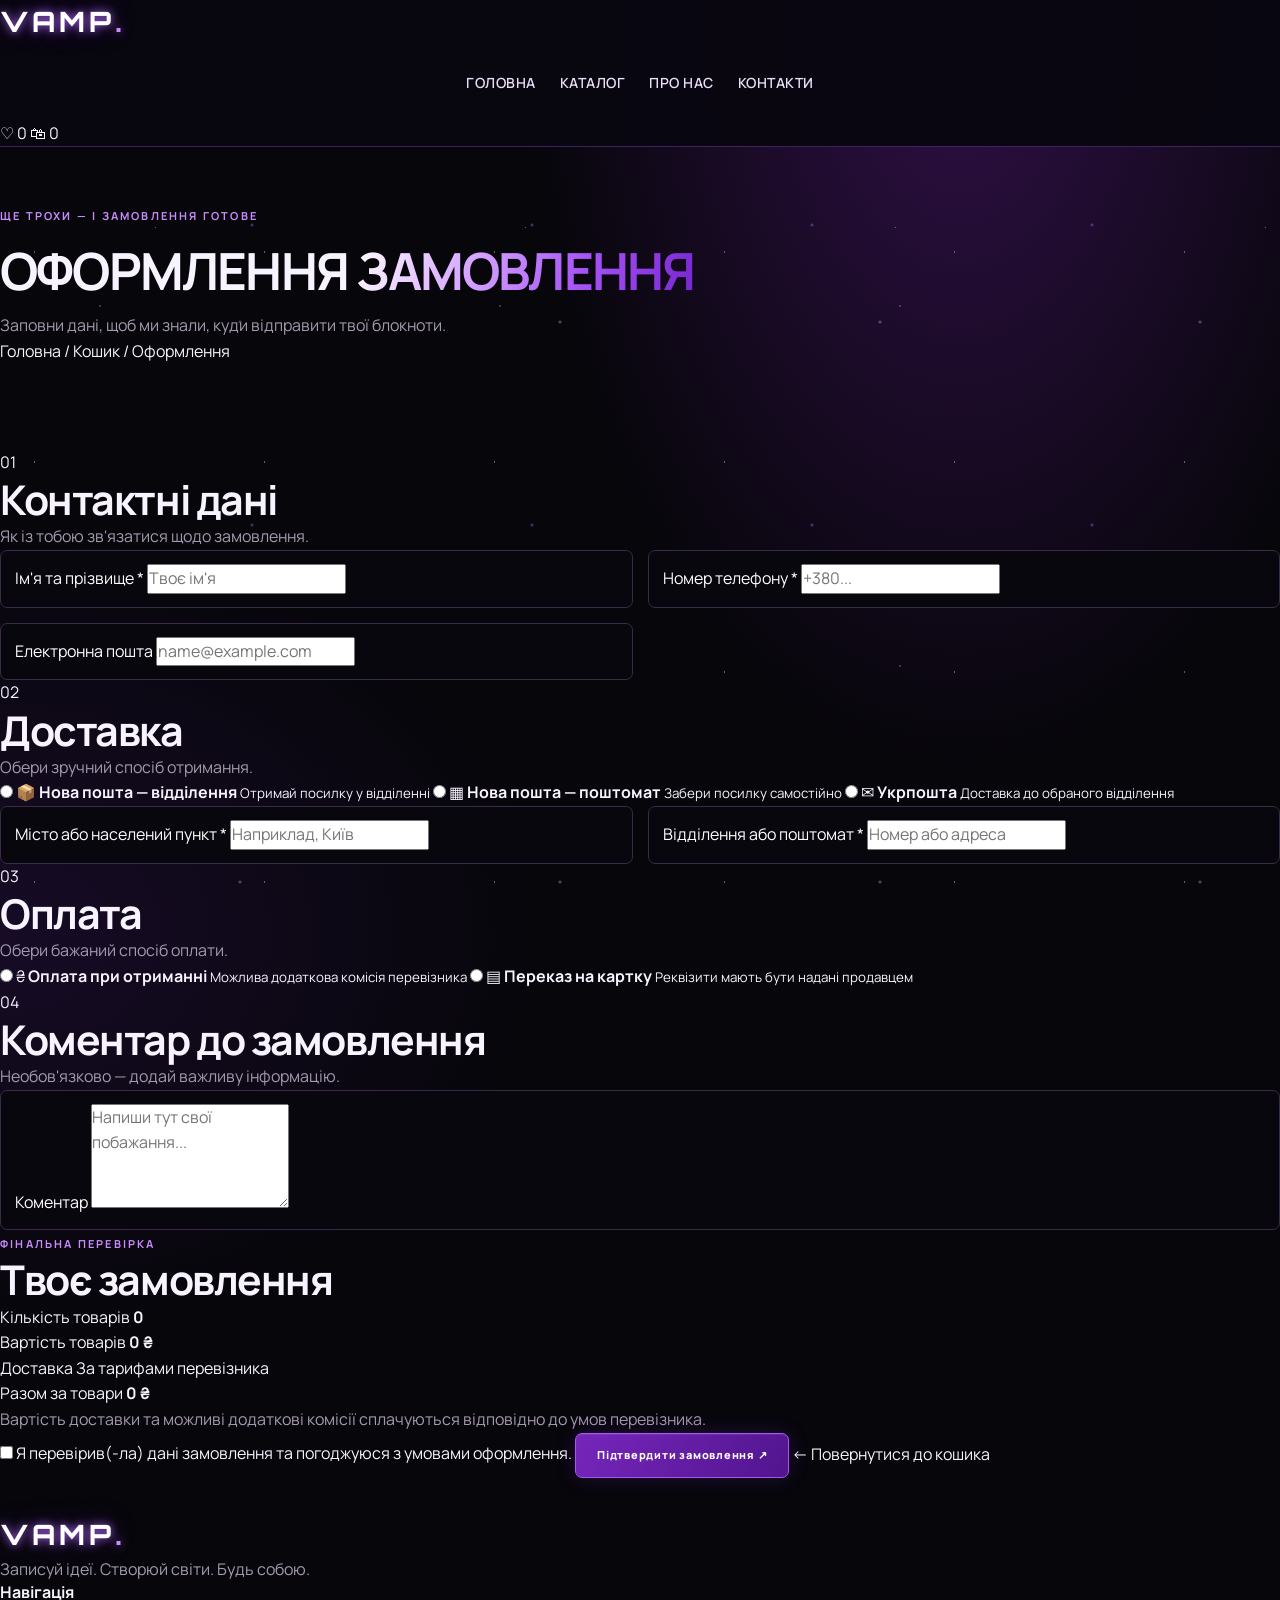
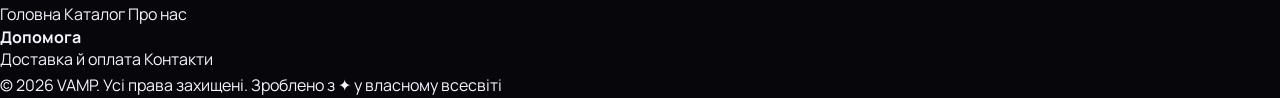
<file: checkout.html>
<!DOCTYPE html>
<html lang="uk">
<head>
  <meta charset="UTF-8">
  <meta name="viewport" content="width=device-width, initial-scale=1.0">
  <meta name="theme-color" content="#090612">
  <meta name="description" content="Оформлення замовлення блокнотів VAMP.">
  <title>Оформлення замовлення — VAMP</title>
  <link rel="stylesheet" href="styles.css">
  <script src="app.js" defer></script>
</head>

<body class="checkout-page">

  <header class="site-header">
    <a class="logo" href="index.html">
      VAMP<span class="logo-dot">.</span>
    </a>

    <button class="menu-toggle" id="menuToggle" aria-label="Відкрити меню">
      ☰
    </button>

    <nav class="nav-links" id="navLinks">
      <a href="index.html">Головна</a>
      <a href="catalog.html">Каталог</a>
      <a href="about.html">Про нас</a>
      <a href="contacts.html">Контакти</a>
    </nav>

    <div class="header-actions">
      <a class="header-link" href="favorites.html">
        ♡ <span id="favoritesCount">0</span>
      </a>
      <a class="header-link cart-link" href="cart.html">
        🛍 <span id="cartCount">0</span>
      </a>
    </div>
  </header>

  <main>
    <section class="page-hero checkout-hero">
      <div class="page-hero-content">
        <span class="eyebrow">ЩЕ ТРОХИ — І ЗАМОВЛЕННЯ ГОТОВЕ</span>
        <h1>ОФОРМЛЕННЯ <span class="gradient-text">ЗАМОВЛЕННЯ</span></h1>
        <p>Заповни дані, щоб ми знали, куди відправити твої блокноти.</p>

        <div class="breadcrumb">
          <a href="index.html">Головна</a>
          <span>/</span>
          <a href="cart.html">Кошик</a>
          <span>/</span>
          <span>Оформлення</span>
        </div>
      </div>
    </section>

    <section class="section checkout-section">
      <form id="checkoutForm" class="checkout-layout">

        <div class="checkout-form-column">

          <div class="checkout-card">
            <div class="checkout-card-heading">
              <span class="checkout-step">01</span>
              <div>
                <h2>Контактні дані</h2>
                <p>Як із тобою зв'язатися щодо замовлення.</p>
              </div>
            </div>

            <div class="form-grid">
              <div class="form-field">
                <label for="customerName">Ім'я та прізвище *</label>
                <input
                  class="form-input"
                  type="text"
                  id="customerName"
                  name="customerName"
                  placeholder="Твоє ім'я"
                  autocomplete="name"
                  required
                >
              </div>

              <div class="form-field">
                <label for="customerPhone">Номер телефону *</label>
                <input
                  class="form-input"
                  type="tel"
                  id="customerPhone"
                  name="customerPhone"
                  placeholder="+380..."
                  autocomplete="tel"
                  required
                >
              </div>

              <div class="form-field full-width">
                <label for="customerEmail">Електронна пошта</label>
                <input
                  class="form-input"
                  type="email"
                  id="customerEmail"
                  name="customerEmail"
                  placeholder="name@example.com"
                  autocomplete="email"
                >
              </div>
            </div>
          </div>

          <div class="checkout-card">
            <div class="checkout-card-heading">
              <span class="checkout-step">02</span>
              <div>
                <h2>Доставка</h2>
                <p>Обери зручний спосіб отримання.</p>
              </div>
            </div>

            <div class="delivery-options">
              <label class="choice-card">
                <input
                  type="radio"
                  name="deliveryMethod"
                  value="nova-poshta-branch"
                  required
                >
                <span class="choice-icon">📦</span>
                <span class="choice-content">
                  <strong>Нова пошта — відділення</strong>
                  <small>Отримай посилку у відділенні</small>
                </span>
              </label>

              <label class="choice-card">
                <input
                  type="radio"
                  name="deliveryMethod"
                  value="nova-poshta-locker"
                >
                <span class="choice-icon">▦</span>
                <span class="choice-content">
                  <strong>Нова пошта — поштомат</strong>
                  <small>Забери посилку самостійно</small>
                </span>
              </label>

              <label class="choice-card">
                <input
                  type="radio"
                  name="deliveryMethod"
                  value="ukrposhta"
                >
                <span class="choice-icon">✉</span>
                <span class="choice-content">
                  <strong>Укрпошта</strong>
                  <small>Доставка до обраного відділення</small>
                </span>
              </label>
            </div>

            <div class="form-grid delivery-address-fields">
              <div class="form-field">
                <label for="deliveryCity">Місто або населений пункт *</label>
                <input
                  class="form-input"
                  type="text"
                  id="deliveryCity"
                  name="deliveryCity"
                  placeholder="Наприклад, Київ"
                  autocomplete="address-level2"
                  required
                >
              </div>

              <div class="form-field">
                <label for="deliveryBranch">Відділення або поштомат *</label>
                <input
                  class="form-input"
                  type="text"
                  id="deliveryBranch"
                  name="deliveryBranch"
                  placeholder="Номер або адреса"
                  required
                >
              </div>
            </div>
          </div>

          <div class="checkout-card">
            <div class="checkout-card-heading">
              <span class="checkout-step">03</span>
              <div>
                <h2>Оплата</h2>
                <p>Обери бажаний спосіб оплати.</p>
              </div>
            </div>

            <div class="payment-options">
              <label class="choice-card">
                <input
                  type="radio"
                  name="paymentMethod"
                  value="cash-on-delivery"
                  required
                >
                <span class="choice-icon">₴</span>
                <span class="choice-content">
                  <strong>Оплата при отриманні</strong>
                  <small>Можлива додаткова комісія перевізника</small>
                </span>
              </label>

              <label class="choice-card">
                <input
                  type="radio"
                  name="paymentMethod"
                  value="bank-transfer"
                >
                <span class="choice-icon">▤</span>
                <span class="choice-content">
                  <strong>Переказ на картку</strong>
                  <small>Реквізити мають бути надані продавцем</small>
                </span>
              </label>
            </div>
          </div>

          <div class="checkout-card">
            <div class="checkout-card-heading">
              <span class="checkout-step">04</span>
              <div>
                <h2>Коментар до замовлення</h2>
                <p>Необов'язково — додай важливу інформацію.</p>
              </div>
            </div>

            <div class="form-field">
              <label for="orderComment">Коментар</label>
              <textarea
                class="form-input"
                id="orderComment"
                name="orderComment"
                rows="4"
                placeholder="Напиши тут свої побажання..."
              ></textarea>
            </div>
          </div>

        </div>

        <aside class="checkout-summary">
          <span class="eyebrow">ФІНАЛЬНА ПЕРЕВІРКА</span>
          <h2>Твоє замовлення</h2>

          <div id="checkoutItems" class="checkout-items">
            <!-- Список товарів підставляється через JavaScript -->
          </div>

          <div class="summary-divider"></div>

          <div class="summary-row">
            <span>Кількість товарів</span>
            <strong id="checkoutItemCount">0</strong>
          </div>

          <div class="summary-row">
            <span>Вартість товарів</span>
            <strong id="checkoutSubtotal">0 ₴</strong>
          </div>

          <div class="summary-row">
            <span>Доставка</span>
            <span class="muted">За тарифами перевізника</span>
          </div>

          <div class="summary-divider"></div>

          <div class="summary-total">
            <span>Разом за товари</span>
            <strong id="checkoutTotal">0 ₴</strong>
          </div>

          <p class="checkout-disclaimer">
            Вартість доставки та можливі додаткові комісії сплачуються
            відповідно до умов перевізника.
          </p>

          <label class="checkout-consent">
            <input type="checkbox" id="orderConsent" required>
            <span>
              Я перевірив(-ла) дані замовлення та погоджуюся
              з умовами оформлення.
            </span>
          </label>

          <button type="submit" class="btn btn-primary btn-checkout">
            Підтвердити замовлення ↗
          </button>

          <a href="cart.html" class="back-to-cart">
            ← Повернутися до кошика
          </a>
        </aside>

      </form>
    </section>
  </main>

  <footer class="site-footer">
    <div class="footer-main">
      <div class="footer-brand">
        <a class="logo" href="index.html">
          VAMP<span class="logo-dot">.</span>
        </a>
        <p>Записуй ідеї. Створюй світи. Будь собою.</p>
      </div>

      <div class="footer-column">
        <h4>Навігація</h4>
        <a href="index.html">Головна</a>
        <a href="catalog.html">Каталог</a>
        <a href="about.html">Про нас</a>
      </div>

      <div class="footer-column">
        <h4>Допомога</h4>
        <a href="delivery.html">Доставка й оплата</a>
        <a href="contacts.html">Контакти</a>
      </div>
    </div>

    <div class="footer-bottom">
      <span>© 2026 VAMP. Усі права захищені.</span>
      <span>Зроблено з ✦ у власному всесвіті</span>
    </div>
  </footer>

</body>
</html>
</file>
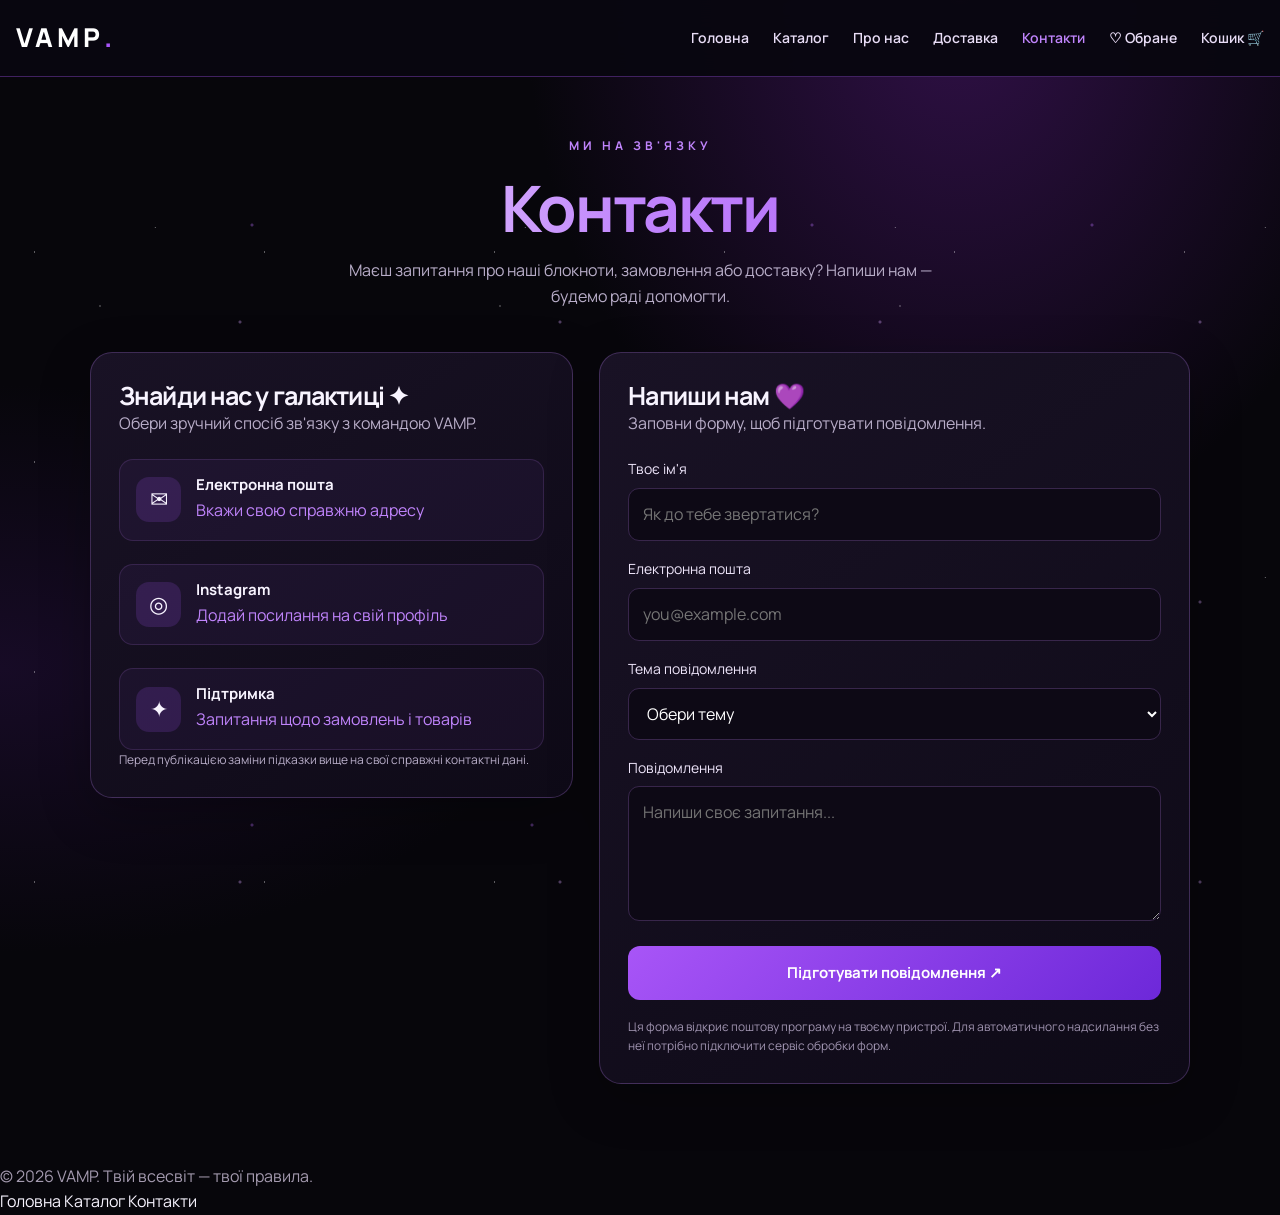
<file: contacts.html>
<!DOCTYPE html>
<html lang="uk">
<head>
  <meta charset="UTF-8">
  <meta name="viewport" content="width=device-width, initial-scale=1.0">
  <title>Контакти | VAMP</title>
  <meta name="description" content="Зв'яжіться з VAMP — ми допоможемо з вибором блокнота та замовленням.">

  <link rel="stylesheet" href="styles.css">

  <style>
    .contact-page {
      width: min(1100px, calc(100% - 36px));
      margin: 0 auto;
      padding: 55px 0 80px;
    }

    .contact-heading {
      text-align: center;
      margin-bottom: 42px;
    }

    .contact-heading .eyebrow {
      color: #c084fc;
      letter-spacing: 4px;
      font-size: 12px;
      font-weight: bold;
    }

    .contact-heading h1 {
      font-size: clamp(38px, 6vw, 64px);
      margin: 12px 0;
      background: linear-gradient(90deg, #fff, #c084fc, #a855f7);
      -webkit-background-clip: text;
      background-clip: text;
      color: transparent;
    }

    .contact-heading p {
      max-width: 600px;
      margin: 0 auto;
      color: #b8adc8;
    }

    .contact-grid {
      display: grid;
      grid-template-columns: 0.9fr 1.1fr;
      gap: 26px;
      align-items: start;
    }

    .contact-panel {
      padding: 28px;
      border: 1px solid rgba(192, 132, 252, 0.25);
      border-radius: 22px;
      background: linear-gradient(145deg, #191225, #0e0a17);
      box-shadow: 0 15px 50px rgba(0, 0, 0, 0.25);
    }

    .contact-panel h2 {
      margin-top: 0;
      font-size: 25px;
    }

    .contact-panel > p {
      color: #b8adc8;
    }

    .contact-method {
      display: flex;
      gap: 15px;
      align-items: center;
      margin-top: 23px;
      padding: 16px;
      border: 1px solid rgba(192, 132, 252, 0.15);
      border-radius: 14px;
      background: rgba(168, 85, 247, 0.06);
    }

    .contact-icon {
      width: 45px;
      height: 45px;
      flex-shrink: 0;
      display: grid;
      place-items: center;
      border-radius: 13px;
      background: rgba(168, 85, 247, 0.17);
      font-size: 22px;
    }

    .contact-method h3 {
      margin: 0 0 4px;
      font-size: 15px;
    }

    .contact-method p {
      margin: 0;
      color: #c084fc;
      overflow-wrap: anywhere;
    }

    .contact-form {
      display: grid;
      gap: 17px;
      margin-top: 22px;
    }

    .contact-form label {
      display: block;
      margin-bottom: 7px;
      color: #eee5fa;
      font-size: 14px;
    }

    .contact-form input,
    .contact-form textarea,
    .contact-form select {
      width: 100%;
      padding: 13px 14px;
      color: #fff;
      background: #0d0915;
      border: 1px solid #38264b;
      border-radius: 11px;
      font: inherit;
    }

    .contact-form input:focus,
    .contact-form textarea:focus,
    .contact-form select:focus {
      outline: 2px solid #a855f7;
      outline-offset: 1px;
    }

    .contact-form textarea {
      min-height: 135px;
      resize: vertical;
    }

    .contact-form button {
      padding: 15px 20px;
      border: 0;
      border-radius: 12px;
      background: linear-gradient(135deg, #a855f7, #6d28d9);
      color: white;
      font-size: 15px;
      font-weight: bold;
      cursor: pointer;
    }

    .contact-form button:hover {
      filter: brightness(1.15);
    }

    .contact-note {
      color: #9f93af;
      font-size: 12px;
      line-height: 1.6;
    }

    .contact-status {
      padding: 12px;
      border-radius: 10px;
      background: #211632;
      color: #e9d5ff;
    }

    .contact-status:empty {
      display: none;
    }

    @media (max-width: 760px) {
      .contact-grid {
        grid-template-columns: 1fr;
      }

      .contact-panel {
        padding: 21px;
      }

      .contact-page {
        padding-top: 35px;
      }
    }
  </style>
</head>

<body>

  <header class="site-header">
    <nav>
      <a href="index.html" class="site-logo">VAMP<span>.</span></a>

      <a href="index.html">Головна</a>
      <a href="catalog.html">Каталог</a>
      <a href="about.html">Про нас</a>
      <a href="delivery.html">Доставка</a>
      <a href="contacts.html" aria-current="page">Контакти</a>
      <a href="favorites.html">♡ Обране</a>
      <a href="cart.html">Кошик 🛒</a>
    </nav>
  </header>

  <main class="contact-page">

    <section class="contact-heading">
      <span class="eyebrow">МИ НА ЗВ'ЯЗКУ</span>
      <h1>Контакти</h1>
      <p>
        Маєш запитання про наші блокноти, замовлення або доставку?
        Напиши нам — будемо раді допомогти.
      </p>
    </section>

    <section class="contact-grid">

      <div class="contact-panel">
        <h2>Знайди нас у галактиці ✦</h2>
        <p>
          Обери зручний спосіб зв'язку з командою VAMP.
        </p>

        <div class="contact-method">
          <div class="contact-icon">✉</div>
          <div>
            <h3>Електронна пошта</h3>
            <p>Вкажи свою справжню адресу</p>
          </div>
        </div>

        <div class="contact-method">
          <div class="contact-icon">◎</div>
          <div>
            <h3>Instagram</h3>
            <p>Додай посилання на свій профіль</p>
          </div>
        </div>

        <div class="contact-method">
          <div class="contact-icon">✦</div>
          <div>
            <h3>Підтримка</h3>
            <p>Запитання щодо замовлень і товарів</p>
          </div>
        </div>

        <p class="contact-note">
          Перед публікацією заміни підказки вище на свої справжні
          контактні дані.
        </p>
      </div>

      <div class="contact-panel">
        <h2>Напиши нам 💜</h2>
        <p>Заповни форму, щоб підготувати повідомлення.</p>

        <form class="contact-form" id="contactForm">

          <div>
            <label for="contactName">Твоє ім'я</label>
            <input
              type="text"
              id="contactName"
              name="name"
              placeholder="Як до тебе звертатися?"
              autocomplete="name"
              required
            >
          </div>

          <div>
            <label for="contactEmail">Електронна пошта</label>
            <input
              type="email"
              id="contactEmail"
              name="email"
              placeholder="you@example.com"
              autocomplete="email"
              required
            >
          </div>

          <div>
            <label for="contactTopic">Тема повідомлення</label>
            <select id="contactTopic" name="topic" required>
              <option value="">Обери тему</option>
              <option value="product">Запитання про блокнот</option>
              <option value="order">Моє замовлення</option>
              <option value="delivery">Доставка й оплата</option>
              <option value="other">Інше</option>
            </select>
          </div>

          <div>
            <label for="contactMessage">Повідомлення</label>
            <textarea
              id="contactMessage"
              name="message"
              placeholder="Напиши своє запитання..."
              required
            ></textarea>
          </div>

          <button type="submit">Підготувати повідомлення ↗</button>

          <p class="contact-note">
            Ця форма відкриє поштову програму на твоєму пристрої.
            Для автоматичного надсилання без неї потрібно підключити
            сервіс обробки форм.
          </p>

          <div
            class="contact-status"
            id="contactStatus"
            role="status"
            aria-live="polite"
          ></div>
        </form>
      </div>

    </section>
  </main>

  <footer class="site-footer">
    <p>© 2026 VAMP. Твій всесвіт — твої правила.</p>
    <a href="index.html">Головна</a>
    <a href="catalog.html">Каталог</a>
    <a href="contacts.html">Контакти</a>
  </footer>

  <script>
    const contactForm = document.getElementById("contactForm");
    const contactStatus = document.getElementById("contactStatus");

    contactForm.addEventListener("submit", function (event) {
      event.preventDefault();

      const formData = new FormData(contactForm);
      const name = formData.get("name").trim();
      const email = formData.get("email").trim();
      const topic = formData.get("topic");
      const message = formData.get("message").trim();

      const recipient = "YOUR_EMAIL@example.com";

      if (recipient === "YOUR_EMAIL@example.com") {
        contactStatus.textContent =
          "Форма готова! Щоб надсилати повідомлення, заміни YOUR_EMAIL@example.com на свою справжню електронну адресу в коді.";
        return;
      }

      const subject = encodeURIComponent("VAMP — " + topic);
      const body = encodeURIComponent(
        "Ім'я: " + name +
        "\nЕлектронна пошта: " + email +
        "\nТема: " + topic +
        "\n\nПовідомлення:\n" + message
      );

      contactStatus.textContent =
        "Відкриваємо поштову програму для надсилання повідомлення.";

      window.location.href =
        "mailto:" + recipient +
        "?subject=" + subject +
        "&body=" + body;
    });
  </script>

</body>
</html>
</file>
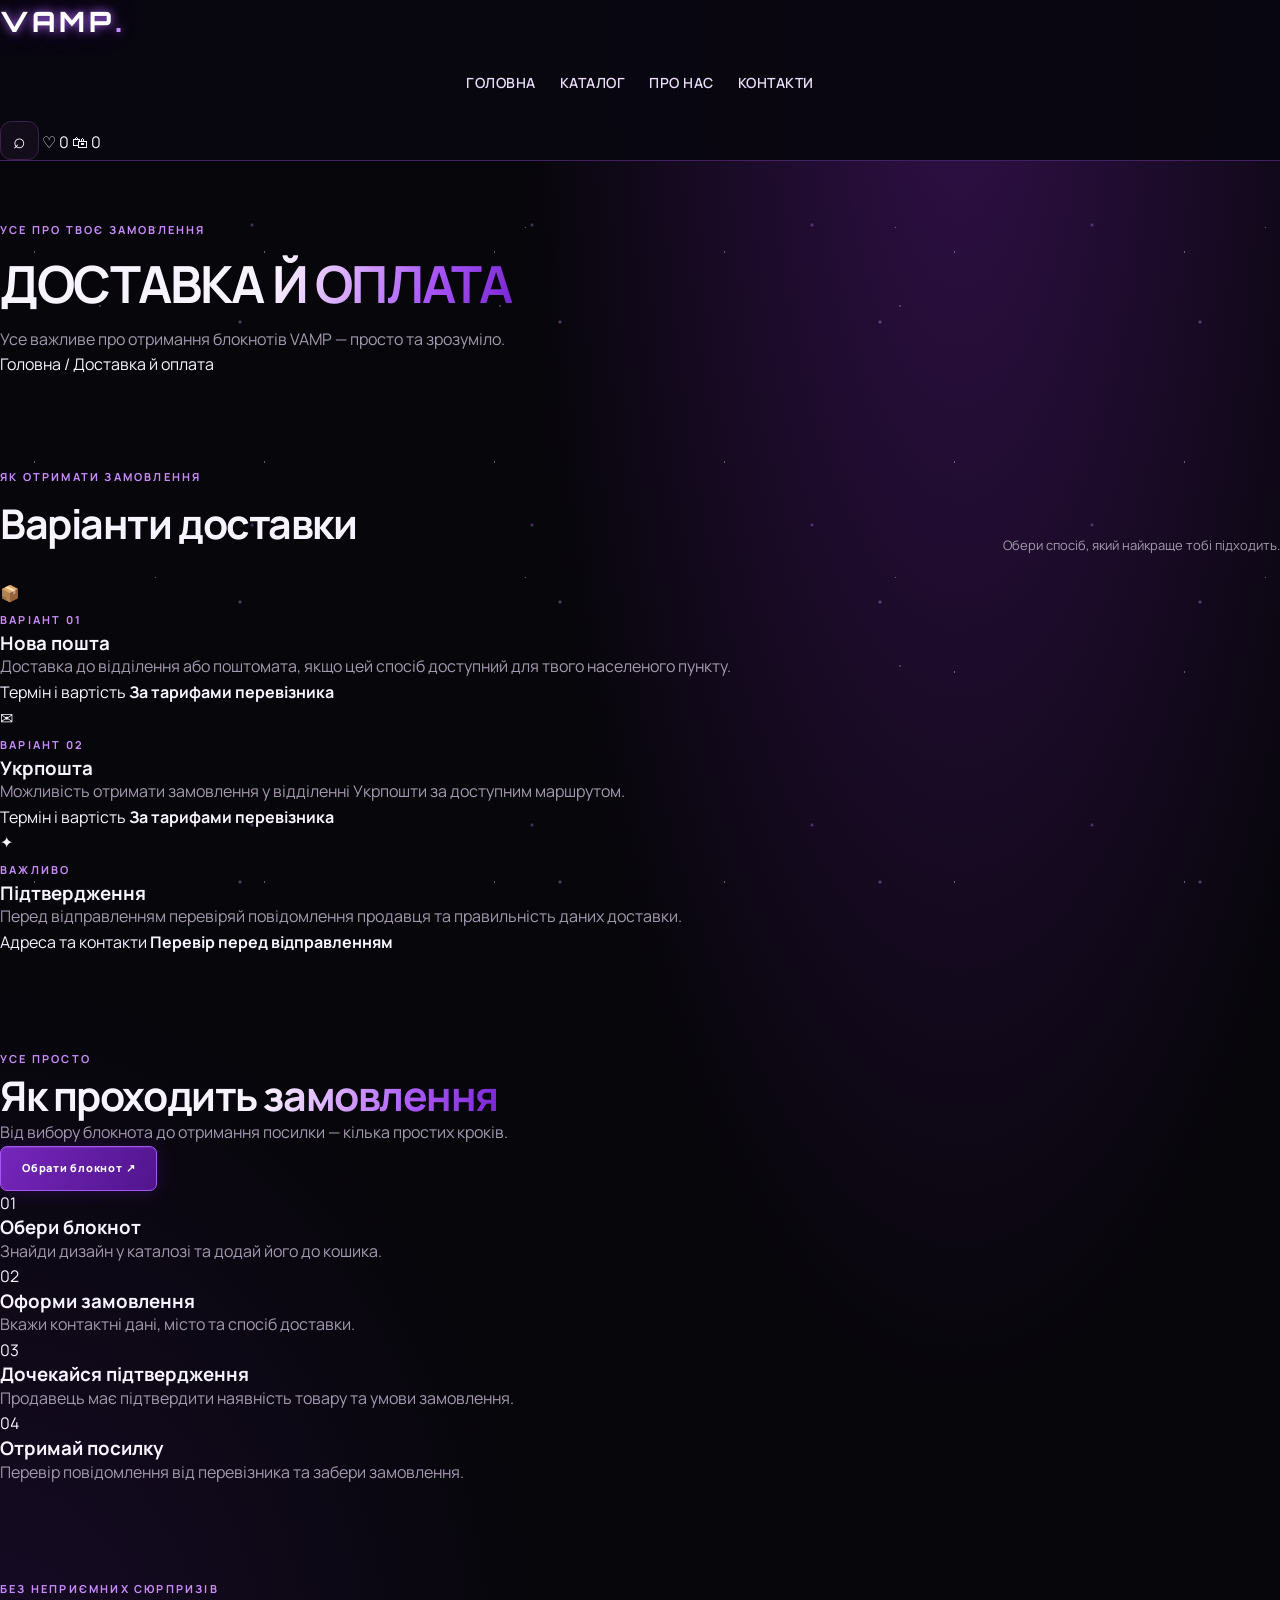
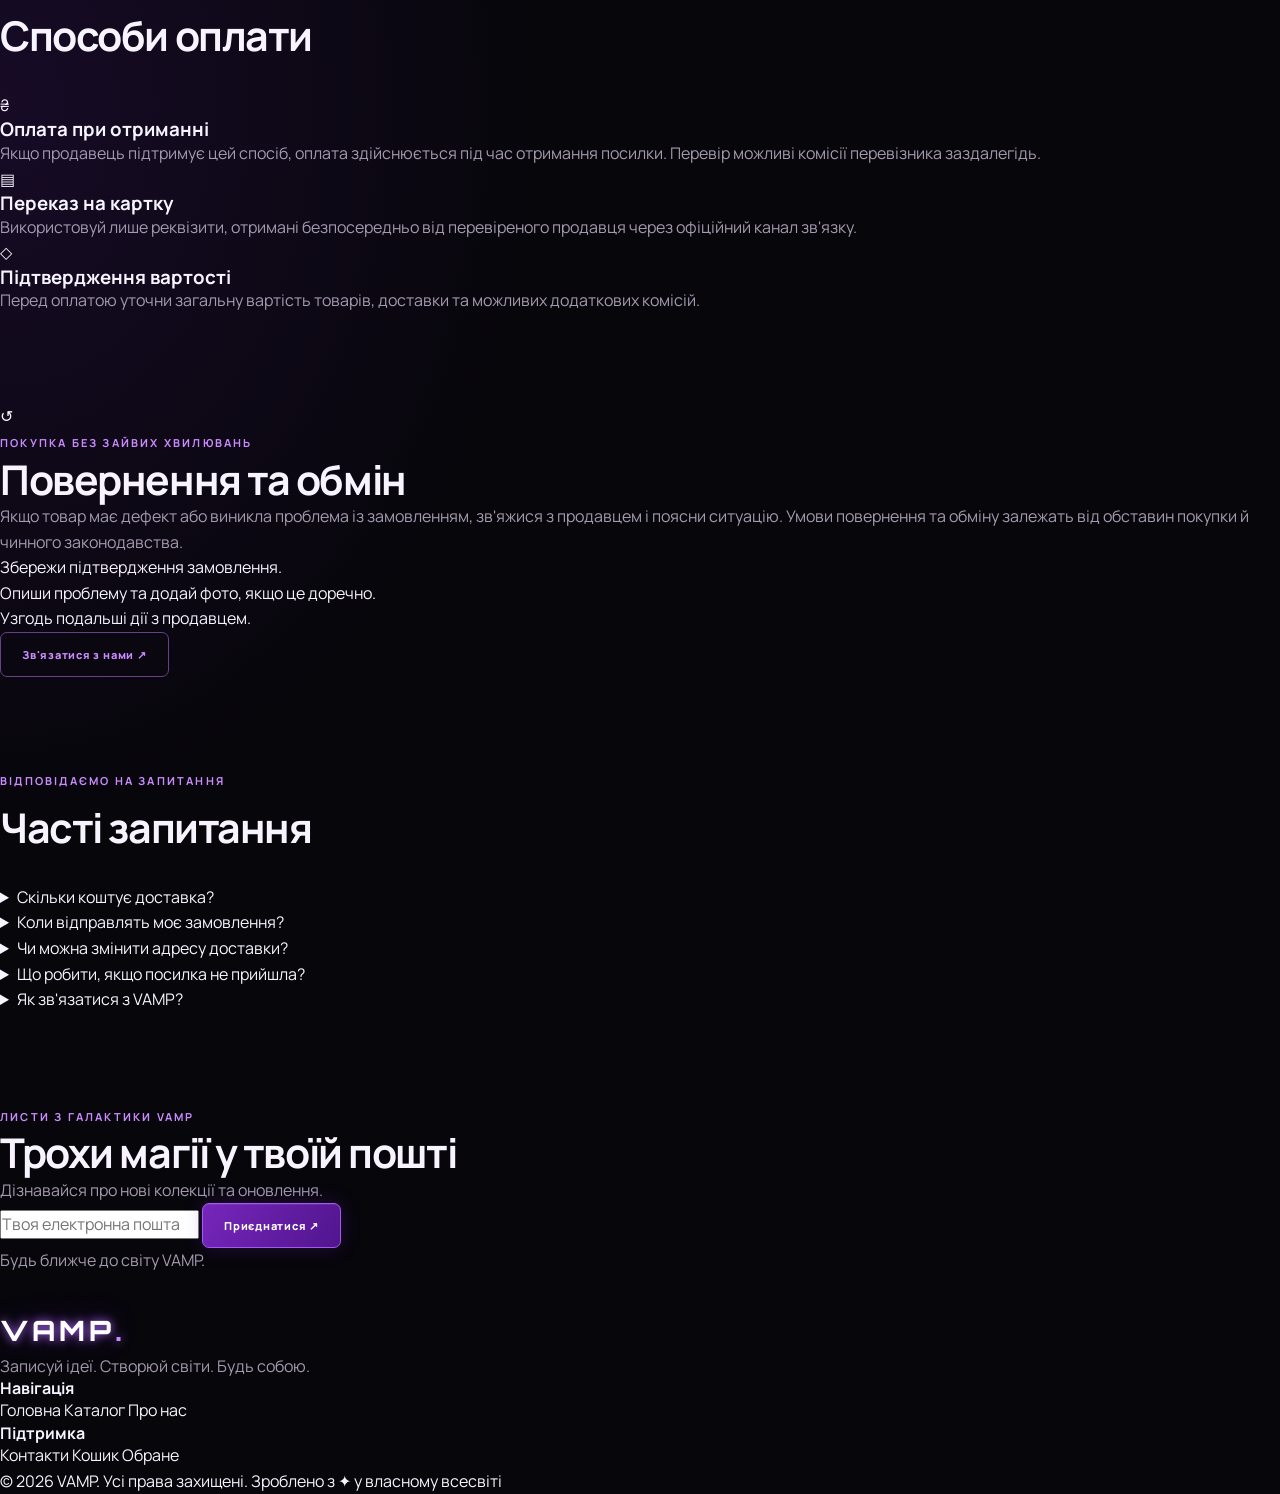
<file: delivery.html>
<!DOCTYPE html>
<html lang="uk">
<head>
  <meta charset="UTF-8">
  <meta name="viewport" content="width=device-width, initial-scale=1.0">
  <meta name="theme-color" content="#090612">
  <meta name="description" content="Інформація про доставку, оплату та повернення замовлень VAMP.">
  <title>Доставка й оплата — VAMP</title>
  <link rel="stylesheet" href="styles.css">
  <script src="app.js" defer></script>
</head>

<body class="delivery-page">

  <header class="site-header">
    <a class="logo" href="index.html">
      VAMP<span class="logo-dot">.</span>
    </a>

    <button class="menu-toggle" id="menuToggle" aria-label="Відкрити меню">
      ☰
    </button>

    <nav class="nav-links" id="navLinks">
      <a href="index.html">Головна</a>
      <a href="catalog.html">Каталог</a>
      <a href="about.html">Про нас</a>
      <a href="contacts.html">Контакти</a>
    </nav>

    <div class="header-actions">
      <button class="icon-button" id="searchToggle" aria-label="Пошук">⌕</button>
      <a class="header-link" href="favorites.html">
        ♡ <span id="favoritesCount">0</span>
      </a>
      <a class="header-link cart-link" href="cart.html">
        🛍 <span id="cartCount">0</span>
      </a>
    </div>
  </header>

  <div class="global-search" id="searchBox" hidden>
    <input
      type="search"
      id="globalSearch"
      placeholder="Знайти свій всесвіт..."
      aria-label="Пошук товарів"
    >
  </div>

  <main>

    <section class="page-hero delivery-hero">
      <div class="page-hero-content">
        <span class="eyebrow">УСЕ ПРО ТВОЄ ЗАМОВЛЕННЯ</span>
        <h1>ДОСТАВКА <span class="gradient-text">Й ОПЛАТА</span></h1>
        <p>
          Усе важливе про отримання блокнотів VAMP —
          просто та зрозуміло.
        </p>

        <div class="breadcrumb">
          <a href="index.html">Головна</a>
          <span>/</span>
          <span>Доставка й оплата</span>
        </div>
      </div>

      <div class="catalog-orbit orbit-one"></div>
      <div class="catalog-orbit orbit-two"></div>
    </section>

    <section class="section delivery-methods">
      <div class="section-heading">
        <div>
          <span class="eyebrow">ЯК ОТРИМАТИ ЗАМОВЛЕННЯ</span>
          <h2>Варіанти доставки</h2>
        </div>

        <p class="muted">
          Обери спосіб, який найкраще тобі підходить.
        </p>
      </div>

      <div class="delivery-cards">

        <article class="delivery-card">
          <div class="delivery-card-icon">📦</div>
          <span class="eyebrow">ВАРІАНТ 01</span>
          <h3>Нова пошта</h3>
          <p>
            Доставка до відділення або поштомата, якщо цей спосіб
            доступний для твого населеного пункту.
          </p>
          <div class="delivery-card-footer">
            <span>Термін і вартість</span>
            <strong>За тарифами перевізника</strong>
          </div>
        </article>

        <article class="delivery-card">
          <div class="delivery-card-icon">✉</div>
          <span class="eyebrow">ВАРІАНТ 02</span>
          <h3>Укрпошта</h3>
          <p>
            Можливість отримати замовлення у відділенні
            Укрпошти за доступним маршрутом.
          </p>
          <div class="delivery-card-footer">
            <span>Термін і вартість</span>
            <strong>За тарифами перевізника</strong>
          </div>
        </article>

        <article class="delivery-card">
          <div class="delivery-card-icon">✦</div>
          <span class="eyebrow">ВАЖЛИВО</span>
          <h3>Підтвердження</h3>
          <p>
            Перед відправленням перевіряй повідомлення продавця
            та правильність даних доставки.
          </p>
          <div class="delivery-card-footer">
            <span>Адреса та контакти</span>
            <strong>Перевір перед відправленням</strong>
          </div>
        </article>

      </div>
    </section>

    <section class="section delivery-process-section">
      <div class="delivery-process-grid">

        <div class="delivery-process-copy">
          <span class="eyebrow">УСЕ ПРОСТО</span>
          <h2>Як проходить <span class="gradient-text">замовлення</span></h2>
          <p>
            Від вибору блокнота до отримання посилки —
            кілька простих кроків.
          </p>

          <a href="catalog.html" class="btn btn-primary">
            Обрати блокнот ↗
          </a>
        </div>

        <div class="delivery-steps">

          <article class="delivery-step">
            <div class="delivery-step-number">01</div>
            <div>
              <h3>Обери блокнот</h3>
              <p>Знайди дизайн у каталозі та додай його до кошика.</p>
            </div>
          </article>

          <article class="delivery-step">
            <div class="delivery-step-number">02</div>
            <div>
              <h3>Оформи замовлення</h3>
              <p>Вкажи контактні дані, місто та спосіб доставки.</p>
            </div>
          </article>

          <article class="delivery-step">
            <div class="delivery-step-number">03</div>
            <div>
              <h3>Дочекайся підтвердження</h3>
              <p>Продавець має підтвердити наявність товару та умови замовлення.</p>
            </div>
          </article>

          <article class="delivery-step">
            <div class="delivery-step-number">04</div>
            <div>
              <h3>Отримай посилку</h3>
              <p>Перевір повідомлення від перевізника та забери замовлення.</p>
            </div>
          </article>

        </div>
      </div>
    </section>

    <section class="section payment-section">
      <div class="section-heading">
        <div>
          <span class="eyebrow">БЕЗ НЕПРИЄМНИХ СЮРПРИЗІВ</span>
          <h2>Способи оплати</h2>
        </div>
      </div>

      <div class="payment-info-grid">

        <article class="payment-info-card">
          <div class="payment-info-icon">₴</div>
          <h3>Оплата при отриманні</h3>
          <p>
            Якщо продавець підтримує цей спосіб, оплата здійснюється
            під час отримання посилки. Перевір можливі комісії
            перевізника заздалегідь.
          </p>
        </article>

        <article class="payment-info-card">
          <div class="payment-info-icon">▤</div>
          <h3>Переказ на картку</h3>
          <p>
            Використовуй лише реквізити, отримані безпосередньо
            від перевіреного продавця через офіційний канал зв'язку.
          </p>
        </article>

        <article class="payment-info-card">
          <div class="payment-info-icon">◇</div>
          <h3>Підтвердження вартості</h3>
          <p>
            Перед оплатою уточни загальну вартість товарів,
            доставки та можливих додаткових комісій.
          </p>
        </article>

      </div>
    </section>

    <section class="section returns-section">
      <div class="returns-panel">
        <div class="returns-panel-art">
          <div class="returns-orbit"></div>
          <div class="returns-symbol">↺</div>
        </div>

        <div class="returns-panel-content">
          <span class="eyebrow">ПОКУПКА БЕЗ ЗАЙВИХ ХВИЛЮВАНЬ</span>
          <h2>Повернення та обмін</h2>
          <p>
            Якщо товар має дефект або виникла проблема із замовленням,
            зв'яжися з продавцем і поясни ситуацію. Умови повернення
            та обміну залежать від обставин покупки й чинного законодавства.
          </p>

          <ul class="returns-list">
            <li>Збережи підтвердження замовлення.</li>
            <li>Опиши проблему та додай фото, якщо це доречно.</li>
            <li>Узгодь подальші дії з продавцем.</li>
          </ul>

          <a href="contacts.html" class="btn btn-outline">
            Зв'язатися з нами ↗
          </a>
        </div>
      </div>
    </section>

    <section class="section delivery-faq-section">
      <div class="section-heading">
        <div>
          <span class="eyebrow">ВІДПОВІДАЄМО НА ЗАПИТАННЯ</span>
          <h2>Часті запитання</h2>
        </div>
      </div>

      <div class="faq-list">

        <details class="faq-item">
          <summary>Скільки коштує доставка?</summary>
          <p>
            Вартість залежить від перевізника, маршруту та умов
            відправлення. Точну суму потрібно уточнити перед замовленням.
          </p>
        </details>

        <details class="faq-item">
          <summary>Коли відправлять моє замовлення?</summary>
          <p>
            Термін відправлення має підтвердити продавець після
            отримання та перевірки замовлення.
          </p>
        </details>

        <details class="faq-item">
          <summary>Чи можна змінити адресу доставки?</summary>
          <p>
            Якщо замовлення ще не відправлено, звернися до продавця
            якомога швидше. Після відправлення можливість змін залежить
            від правил перевізника.
          </p>
        </details>

        <details class="faq-item">
          <summary>Що робити, якщо посилка не прийшла?</summary>
          <p>
            Перевір статус відправлення за номером накладної,
            а потім звернися до перевізника або продавця.
          </p>
        </details>

        <details class="faq-item">
          <summary>Як зв'язатися з VAMP?</summary>
          <p>
            Відкрий сторінку контактів і скористайся доступним
            способом зв'язку.
          </p>
        </details>

      </div>
    </section>

    <section class="newsletter-section section">
      <div class="newsletter-content">
        <span class="eyebrow">ЛИСТИ З ГАЛАКТИКИ VAMP</span>
        <h2>Трохи магії у твоїй пошті</h2>
        <p>Дізнавайся про нові колекції та оновлення.</p>

        <form id="newsletterForm" class="newsletter-form">
          <input
            type="email"
            id="newsletterEmail"
            placeholder="Твоя електронна пошта"
            required
          >
          <button class="btn btn-primary" type="submit">
            Приєднатися ↗
          </button>
        </form>

        <p class="form-note" id="newsletterMessage">
          Будь ближче до світу VAMP.
        </p>
      </div>
    </section>

  </main>

  <footer class="site-footer">
    <div class="footer-main">
      <div class="footer-brand">
        <a class="logo" href="index.html">
          VAMP<span class="logo-dot">.</span>
        </a>
        <p>Записуй ідеї. Створюй світи. Будь собою.</p>
      </div>

      <div class="footer-column">
        <h4>Навігація</h4>
        <a href="index.html">Головна</a>
        <a href="catalog.html">Каталог</a>
        <a href="about.html">Про нас</a>
      </div>

      <div class="footer-column">
        <h4>Підтримка</h4>
        <a href="contacts.html">Контакти</a>
        <a href="cart.html">Кошик</a>
        <a href="favorites.html">Обране</a>
      </div>
    </div>

    <div class="footer-bottom">
      <span>© 2026 VAMP. Усі права захищені.</span>
      <span>Зроблено з ✦ у власному всесвіті</span>
    </div>
  </footer>

</body>
</html>
</file>
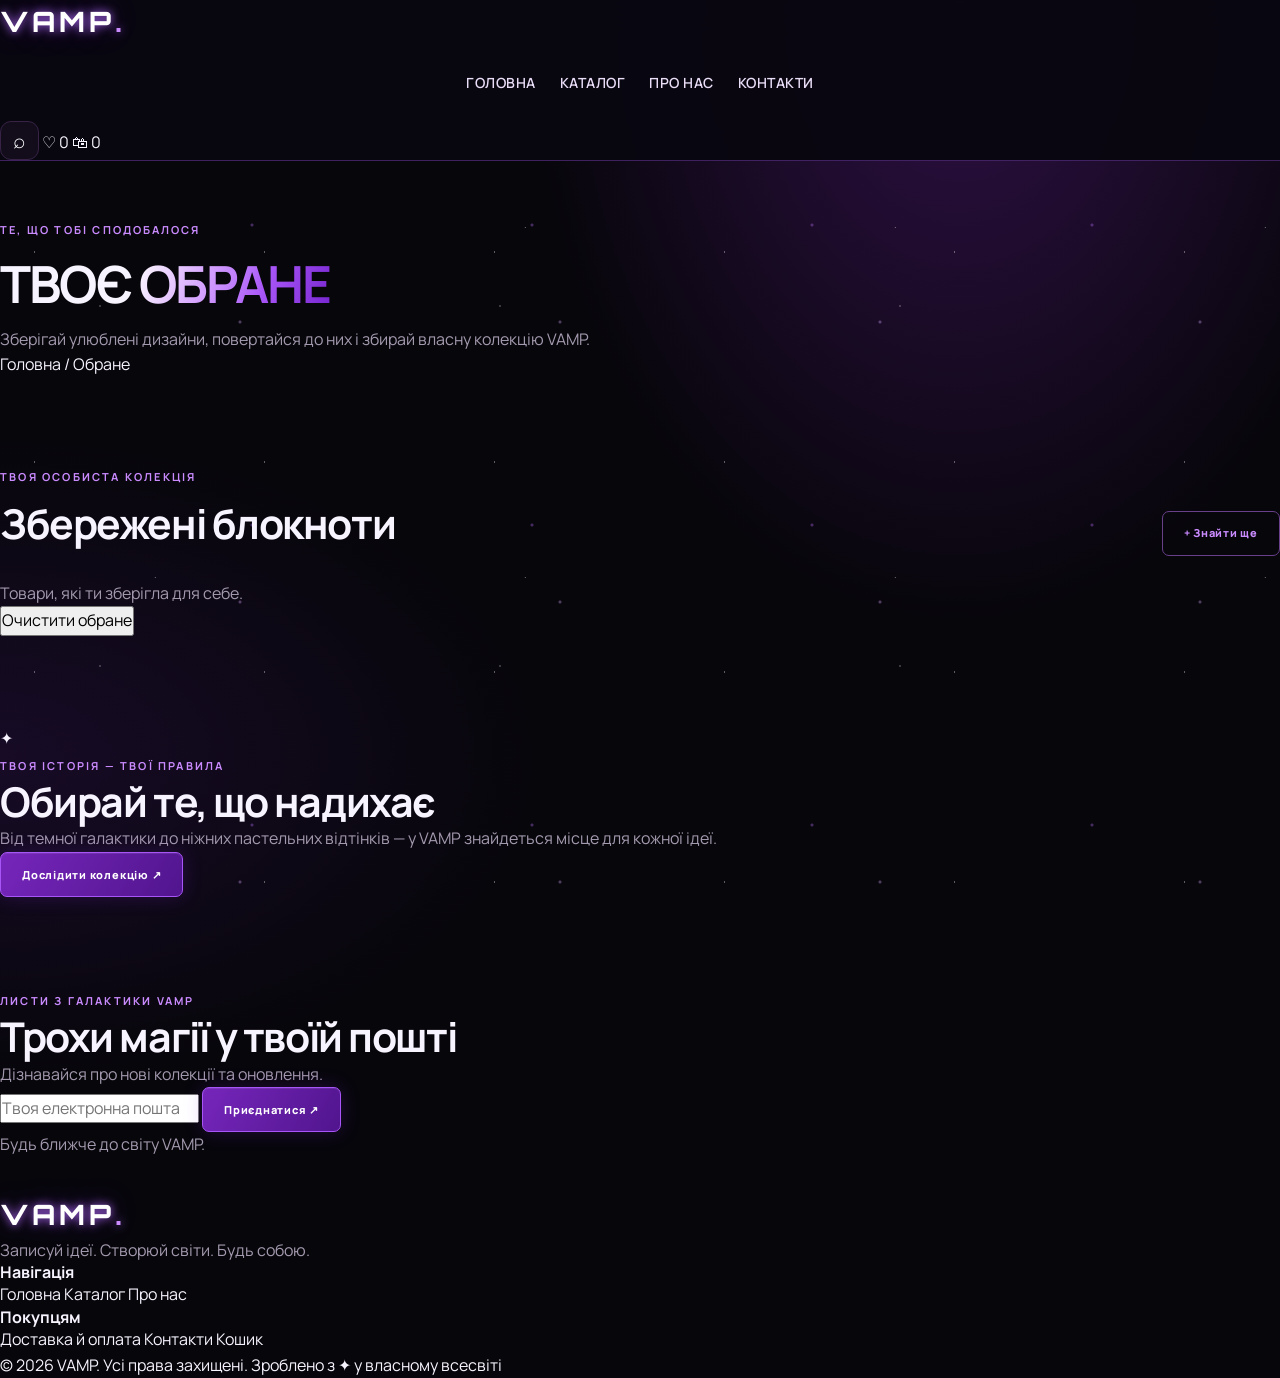
<file: favorites.html>
<!DOCTYPE html>
<html lang="uk">
<head>
  <meta charset="UTF-8">
  <meta name="viewport" content="width=device-width, initial-scale=1.0">
  <meta name="theme-color" content="#090612">
  <meta name="description" content="Збережені блокноти VAMP — твоя особлива колекція.">
  <title>Обране — VAMP</title>
  <link rel="stylesheet" href="styles.css">
  <script src="app.js" defer></script>
</head>

<body class="favorites-page">

  <header class="site-header">
    <a class="logo" href="index.html">
      VAMP<span class="logo-dot">.</span>
    </a>

    <button class="menu-toggle" id="menuToggle" aria-label="Відкрити меню">
      ☰
    </button>

    <nav class="nav-links" id="navLinks">
      <a href="index.html">Головна</a>
      <a href="catalog.html">Каталог</a>
      <a href="about.html">Про нас</a>
      <a href="contacts.html">Контакти</a>
    </nav>

    <div class="header-actions">
      <button class="icon-button" id="searchToggle" aria-label="Пошук">⌕</button>
      <a class="header-link active" href="favorites.html">
        ♡ <span id="favoritesCount">0</span>
      </a>
      <a class="header-link cart-link" href="cart.html">
        🛍 <span id="cartCount">0</span>
      </a>
    </div>
  </header>

  <div class="global-search" id="searchBox" hidden>
    <input
      type="search"
      id="globalSearch"
      placeholder="Знайти свій всесвіт..."
      aria-label="Пошук товарів"
    >
  </div>

  <main>
    <section class="page-hero favorites-hero">
      <div class="page-hero-content">
        <span class="eyebrow">ТЕ, ЩО ТОБІ СПОДОБАЛОСЯ</span>
        <h1>ТВОЄ <span class="gradient-text">ОБРАНЕ</span></h1>
        <p>
          Зберігай улюблені дизайни, повертайся до них
          і збирай власну колекцію VAMP.
        </p>

        <div class="breadcrumb">
          <a href="index.html">Головна</a>
          <span>/</span>
          <span>Обране</span>
        </div>
      </div>

      <div class="catalog-orbit orbit-one"></div>
      <div class="catalog-orbit orbit-two"></div>
    </section>

    <section class="section favorites-section">
      <div class="section-heading">
        <div>
          <span class="eyebrow">ТВОЯ ОСОБИСТА КОЛЕКЦІЯ</span>
          <h2>Збережені блокноти</h2>
        </div>

        <a href="catalog.html" class="btn btn-outline">
          + Знайти ще
        </a>
      </div>

      <div class="favorites-toolbar">
        <p class="muted">
          Товари, які ти зберігла для себе.
        </p>

        <button
          type="button"
          class="text-button"
          id="clearFavorites"
        >
          Очистити обране
        </button>
      </div>

      <div
        class="product-grid"
        id="favoritesProducts"
        aria-live="polite"
      >
        <!-- Обрані товари підставляються через app.js -->
      </div>

      <div class="empty-state favorites-empty" id="favoritesEmpty" hidden>
        <div class="empty-icon">♡</div>
        <h3>Тут ще немає улюбленців</h3>
        <p>
          Переглянь каталог і натисни на сердечко біля блокнота,
          який тобі сподобається.
        </p>
        <a href="catalog.html" class="btn btn-primary">
          Відкрити каталог ↗
        </a>
      </div>
    </section>

    <section class="favorites-message-section section">
      <div class="favorites-message-card">
        <div class="favorites-message-symbol">✦</div>
        <div>
          <span class="eyebrow">ТВОЯ ІСТОРІЯ — ТВОЇ ПРАВИЛА</span>
          <h2>Обирай те, що надихає</h2>
          <p>
            Від темної галактики до ніжних пастельних відтінків —
            у VAMP знайдеться місце для кожної ідеї.
          </p>
        </div>
        <a href="catalog.html" class="btn btn-primary">
          Дослідити колекцію ↗
        </a>
      </div>
    </section>

    <section class="newsletter-section section">
      <div class="newsletter-content">
        <span class="eyebrow">ЛИСТИ З ГАЛАКТИКИ VAMP</span>
        <h2>Трохи магії у твоїй пошті</h2>
        <p>Дізнавайся про нові колекції та оновлення.</p>

        <form id="newsletterForm" class="newsletter-form">
          <input
            type="email"
            id="newsletterEmail"
            placeholder="Твоя електронна пошта"
            required
          >
          <button class="btn btn-primary" type="submit">
            Приєднатися ↗
          </button>
        </form>

        <p class="form-note" id="newsletterMessage">
          Будь ближче до світу VAMP.
        </p>
      </div>
    </section>
  </main>

  <footer class="site-footer">
    <div class="footer-main">
      <div class="footer-brand">
        <a class="logo" href="index.html">
          VAMP<span class="logo-dot">.</span>
        </a>
        <p>Записуй ідеї. Створюй світи. Будь собою.</p>
      </div>

      <div class="footer-column">
        <h4>Навігація</h4>
        <a href="index.html">Головна</a>
        <a href="catalog.html">Каталог</a>
        <a href="about.html">Про нас</a>
      </div>

      <div class="footer-column">
        <h4>Покупцям</h4>
        <a href="delivery.html">Доставка й оплата</a>
        <a href="contacts.html">Контакти</a>
        <a href="cart.html">Кошик</a>
      </div>
    </div>

    <div class="footer-bottom">
      <span>© 2026 VAMP. Усі права захищені.</span>
      <span>Зроблено з ✦ у власному всесвіті</span>
    </div>
  </footer>

</body>
</html>
</file>
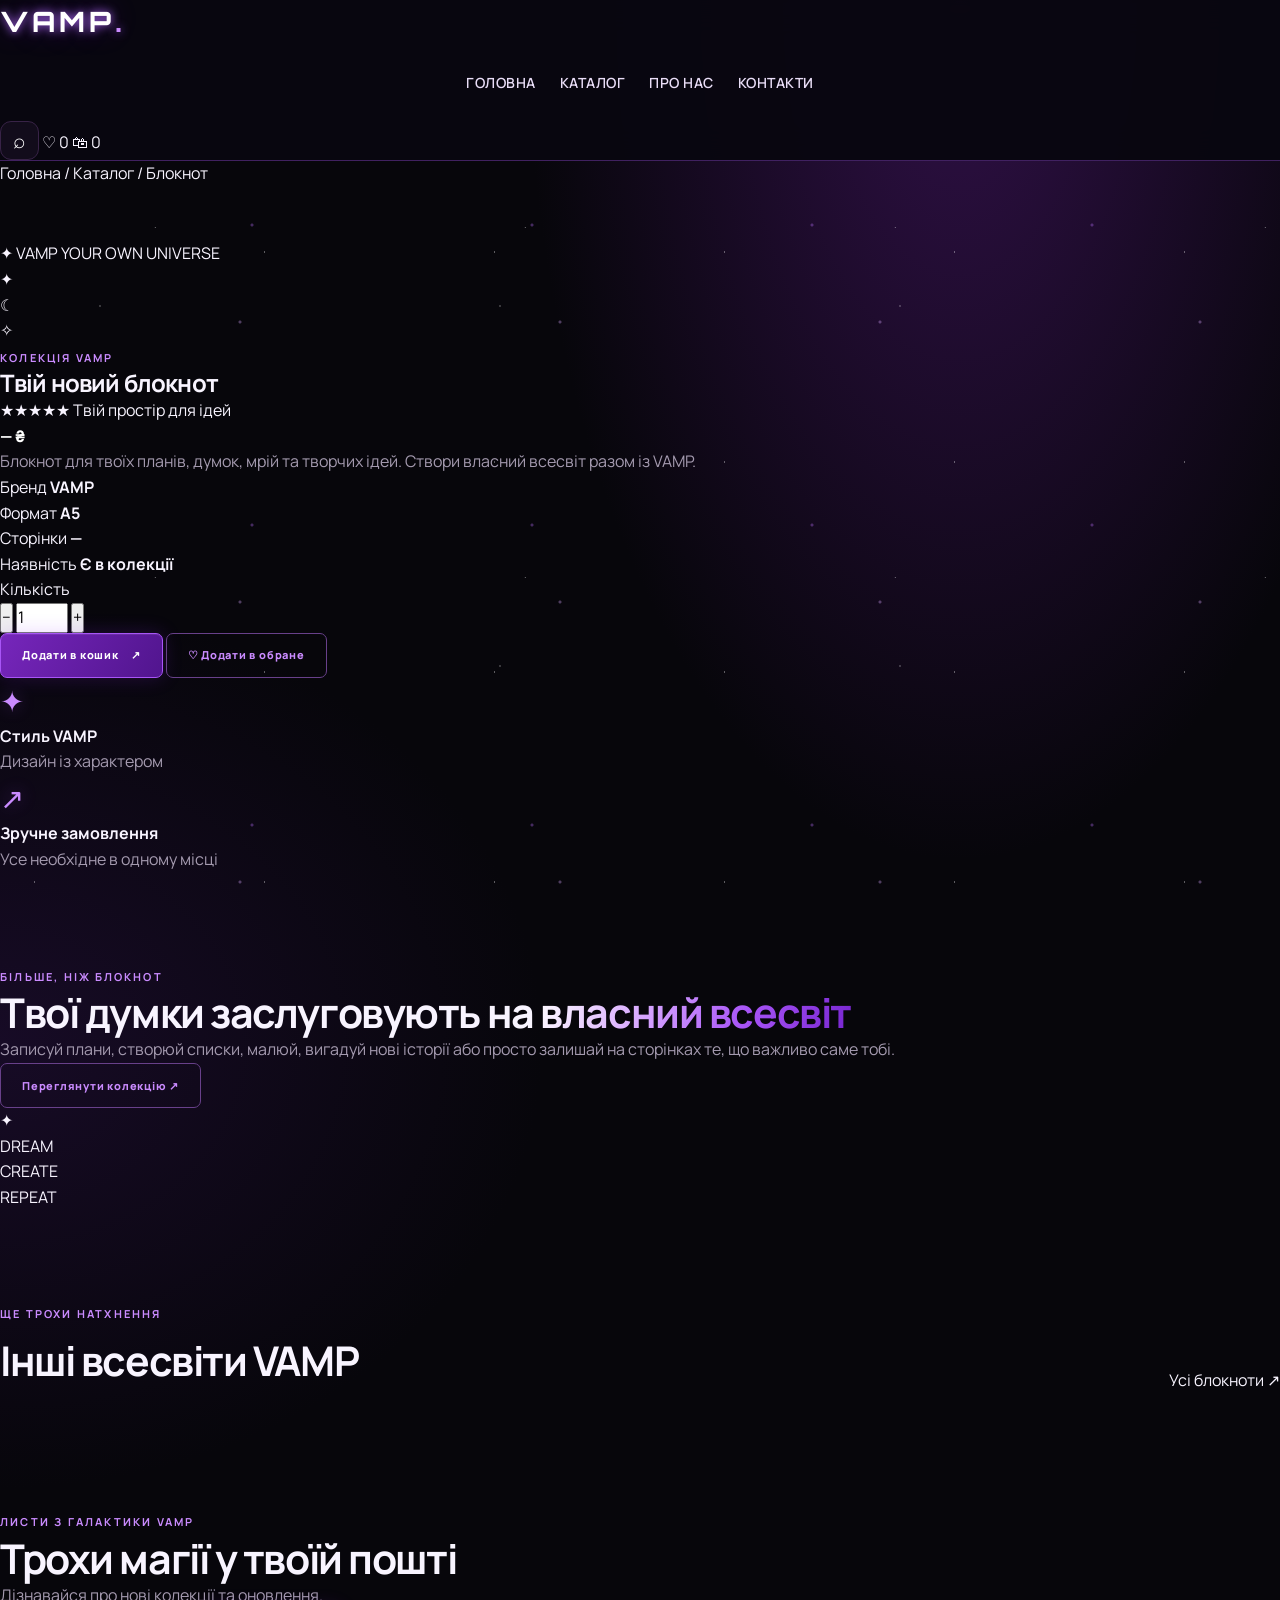
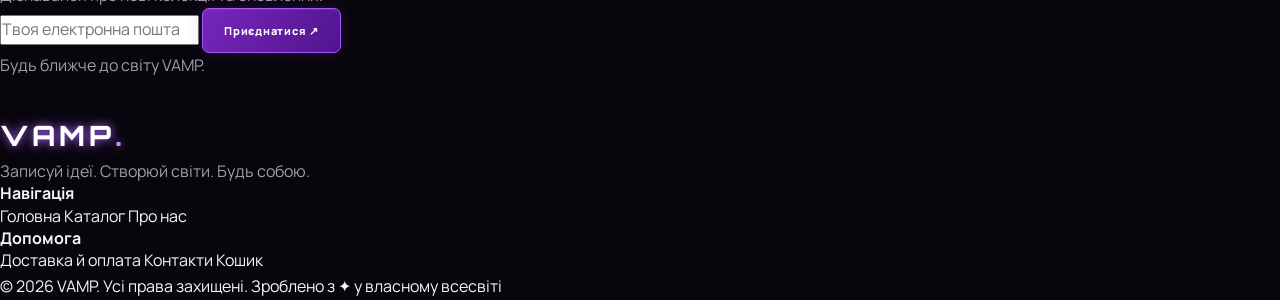
<file: product.html>
<!DOCTYPE html>
<html lang="uk">
<head>
  <meta charset="UTF-8">
  <meta name="viewport" content="width=device-width, initial-scale=1.0">
  <meta name="theme-color" content="#090612">
  <meta name="description" content="Відкрий свій новий всесвіт із блокнотами VAMP.">
  <title>Блокнот — VAMP</title>
  <link rel="stylesheet" href="styles.css">
  <script src="app.js" defer></script>
</head>

<body class="product-page">

  <header class="site-header">
    <a class="logo" href="index.html">
      VAMP<span class="logo-dot">.</span>
    </a>

    <button class="menu-toggle" id="menuToggle" aria-label="Відкрити меню">
      ☰
    </button>

    <nav class="nav-links" id="navLinks">
      <a href="index.html">Головна</a>
      <a href="catalog.html">Каталог</a>
      <a href="about.html">Про нас</a>
      <a href="contacts.html">Контакти</a>
    </nav>

    <div class="header-actions">
      <button class="icon-button" id="searchToggle" aria-label="Пошук">⌕</button>
      <a class="header-link" href="favorites.html">
        ♡ <span id="favoritesCount">0</span>
      </a>
      <a class="header-link cart-link" href="cart.html">
        🛍 <span id="cartCount">0</span>
      </a>
    </div>
  </header>

  <div class="global-search" id="searchBox" hidden>
    <input
      type="search"
      id="globalSearch"
      placeholder="Знайти свій всесвіт..."
      aria-label="Пошук товарів"
    >
  </div>

  <main>
    <div class="breadcrumb product-breadcrumb">
      <a href="index.html">Головна</a>
      <span>/</span>
      <a href="catalog.html">Каталог</a>
      <span>/</span>
      <span>Блокнот</span>
    </div>

    <section class="product-detail-section section">
      <div id="productDetail">
        <!-- Інформація про товар підставляється через app.js -->
        <div class="product-detail-layout">
          <div class="product-gallery">
            <div class="product-main-image">
              <div class="product-image-placeholder">
                <span class="placeholder-orbit">✦</span>
                <span class="placeholder-brand">VAMP</span>
                <span class="placeholder-caption">YOUR OWN UNIVERSE</span>
              </div>
            </div>

            <div class="product-thumbnails">
              <div class="product-thumbnail active">✦</div>
              <div class="product-thumbnail">☾</div>
              <div class="product-thumbnail">✧</div>
            </div>
          </div>

          <div class="product-information">
            <span class="eyebrow">КОЛЕКЦІЯ VAMP</span>
            <h1 id="productTitle">Твій новий блокнот</h1>

            <div class="product-rating">
              <span class="rating-stars">★★★★★</span>
              <span class="muted">Твій простір для ідей</span>
            </div>

            <p class="product-price" id="productPrice">— ₴</p>

            <p class="product-description" id="productDescription">
              Блокнот для твоїх планів, думок, мрій та творчих ідей.
              Створи власний всесвіт разом із VAMP.
            </p>

            <div class="product-meta">
              <div class="product-meta-row">
                <span>Бренд</span>
                <strong>VAMP</strong>
              </div>
              <div class="product-meta-row">
                <span>Формат</span>
                <strong id="productFormat">A5</strong>
              </div>
              <div class="product-meta-row">
                <span>Сторінки</span>
                <strong id="productPages">—</strong>
              </div>
              <div class="product-meta-row">
                <span>Наявність</span>
                <strong class="stock-status">Є в колекції</strong>
              </div>
            </div>

            <div class="product-purchase">
              <label class="quantity-label" for="productQuantity">
                Кількість
              </label>

              <div class="quantity-control">
                <button type="button" id="quantityMinus" aria-label="Зменшити кількість">
                  −
                </button>
                <input
                  type="number"
                  id="productQuantity"
                  value="1"
                  min="1"
                  max="99"
                  aria-label="Кількість блокнотів"
                >
                <button type="button" id="quantityPlus" aria-label="Збільшити кількість">
                  +
                </button>
              </div>

              <button
                type="button"
                class="btn btn-primary btn-add-product"
                id="addProductToCart"
                data-add-cart=""
              >
                Додати в кошик <span>↗</span>
              </button>

              <button
                type="button"
                class="btn btn-outline btn-favorite-product"
                id="productFavorite"
                data-favorite=""
              >
                ♡ Додати в обране
              </button>
            </div>

            <div class="product-benefits">
              <div class="benefit-item">
                <span class="benefit-icon">✦</span>
                <div>
                  <strong>Стиль VAMP</strong>
                  <p>Дизайн із характером</p>
                </div>
              </div>

              <div class="benefit-item">
                <span class="benefit-icon">↗</span>
                <div>
                  <strong>Зручне замовлення</strong>
                  <p>Усе необхідне в одному місці</p>
                </div>
              </div>
            </div>

          </div>
        </div>
      </div>
    </section>

    <section class="product-story-section section">
      <div class="product-story-grid">
        <div class="product-story-copy">
          <span class="eyebrow">БІЛЬШЕ, НІЖ БЛОКНОТ</span>
          <h2>Твої думки заслуговують на <span class="gradient-text">власний всесвіт</span></h2>
          <p>
            Записуй плани, створюй списки, малюй, вигадуй нові історії
            або просто залишай на сторінках те, що важливо саме тобі.
          </p>
          <a href="catalog.html" class="btn btn-outline">
            Переглянути колекцію ↗
          </a>
        </div>

        <div class="product-story-art">
          <div class="story-ring ring-one"></div>
          <div class="story-ring ring-two"></div>
          <div class="story-star">✦</div>
          <div class="story-word">DREAM<br>CREATE<br>REPEAT</div>
        </div>
      </div>
    </section>

    <section class="section related-products-section">
      <div class="section-heading">
        <div>
          <span class="eyebrow">ЩЕ ТРОХИ НАТХНЕННЯ</span>
          <h2>Інші всесвіти VAMP</h2>
        </div>
        <a href="catalog.html" class="text-link">Усі блокноти ↗</a>
      </div>

      <div class="product-grid" id="relatedProducts">
        <!-- Схожі товари можна додати через app.js -->
      </div>
    </section>

    <section class="newsletter-section section">
      <div class="newsletter-content">
        <span class="eyebrow">ЛИСТИ З ГАЛАКТИКИ VAMP</span>
        <h2>Трохи магії у твоїй пошті</h2>
        <p>Дізнавайся про нові колекції та оновлення.</p>

        <form id="newsletterForm" class="newsletter-form">
          <input
            type="email"
            id="newsletterEmail"
            placeholder="Твоя електронна пошта"
            required
          >
          <button class="btn btn-primary" type="submit">
            Приєднатися ↗
          </button>
        </form>

        <p class="form-note" id="newsletterMessage">
          Будь ближче до світу VAMP.
        </p>
      </div>
    </section>
  </main>

  <footer class="site-footer">
    <div class="footer-main">
      <div class="footer-brand">
        <a class="logo" href="index.html">VAMP<span class="logo-dot">.</span></a>
        <p>Записуй ідеї. Створюй світи. Будь собою.</p>
      </div>

      <div class="footer-column">
        <h4>Навігація</h4>
        <a href="index.html">Головна</a>
        <a href="catalog.html">Каталог</a>
        <a href="about.html">Про нас</a>
      </div>

      <div class="footer-column">
        <h4>Допомога</h4>
        <a href="delivery.html">Доставка й оплата</a>
        <a href="contacts.html">Контакти</a>
        <a href="cart.html">Кошик</a>
      </div>
    </div>

    <div class="footer-bottom">
      <span>© 2026 VAMP. Усі права захищені.</span>
      <span>Зроблено з ✦ у власному всесвіті</span>
    </div>
  </footer>

</body>
</html>
</file>
<file: styles.css>
/* =========================================
   VAMP — GALAXY DESIGN SYSTEM
   HTML + CSS + JavaScript
========================================= */

@import url('https://fonts.googleapis.com/css2?family=Manrope:wght@400;500;600;700;800&family=Orbitron:wght@400;500;600;700;800&display=swap');

/* ---------- 1. ОСНОВНІ НАЛАШТУВАННЯ ---------- */

:root {
    --bg: #07060b;
    --bg-light: #0d0913;
    --panel: #100c18;
    --panel-light: #171020;

    --purple: #a855f7;
    --purple-light: #ca8bff;
    --purple-dark: #6418ad;
    --pink: #e879f9;

    --text: #f8f4ff;
    --muted: #a49aaf;
    --border: #30213e;

    --glow:
        0 0 15px #a855f733,
        0 0 35px #a855f711;

    --radius: 14px;
    --transition: 0.3s ease;
}

* {
    margin: 0;
    padding: 0;
    box-sizing: border-box;
}

html {
    scroll-behavior: smooth;
    scroll-padding-top: 100px;
}

body {
    min-height: 100vh;
    overflow-x: hidden;

    color: var(--text);
    background:
        radial-gradient(
            ellipse at 75% 0%,
            #301047 0%,
            transparent 32%
        ),
        radial-gradient(
            ellipse at 0% 55%,
            #170b26 0%,
            transparent 30%
        ),
        var(--bg);

    font-family: 'Manrope', sans-serif;
    line-height: 1.6;
}

/* Космічні зірки на фоні */

body::before {
    content: "";
    position: fixed;
    inset: 0;

    pointer-events: none;
    z-index: -1;

    opacity: 0.35;

    background-image:
        radial-gradient(
            1px 1px at 15% 20%,
            white 50%,
            transparent
        ),
        radial-gradient(
            2px 2px at 75% 15%,
            #d8a6ff 50%,
            transparent
        ),
        radial-gradient(
            1px 1px at 42% 65%,
            white 50%,
            transparent
        ),
        radial-gradient(
            2px 2px at 90% 75%,
            #bb70ff 50%,
            transparent
        ),
        radial-gradient(
            1px 1px at 25% 85%,
            white 50%,
            transparent
        );

    background-size:
        230px 210px,
        320px 280px,
        370px 350px,
        280px 300px,
        400px 360px;

    animation: starsMove 50s linear infinite;
}

@keyframes starsMove {
    from {
        background-position: 0 0;
    }

    to {
        background-position: 250px 500px;
    }
}

::selection {
    color: white;
    background: #8534c7;
}

a {
    color: inherit;
    text-decoration: none;
}

button,
input,
textarea,
select {
    font: inherit;
}

button {
    cursor: pointer;
}

button,
a,
input {
    -webkit-tap-highlight-color: transparent;
}

button:focus-visible,
a:focus-visible,
input:focus-visible,
select:focus-visible,
textarea:focus-visible {
    outline: 2px solid var(--purple-light);
    outline-offset: 4px;
}

img {
    display: block;
    max-width: 100%;
}

.container {
    width: min(1220px, calc(100% - 44px));
    margin-inline: auto;
}

section {
    position: relative;
}

/* ---------- 2. ТИПОГРАФІКА ---------- */

h1,
h2,
h3,
h4 {
    line-height: 1.2;
    font-weight: 700;
}

h1,
h2 {
    letter-spacing: -0.035em;
}

h2 {
    font-size: clamp(27px, 3.2vw, 42px);
}

p {
    color: var(--muted);
}

.eyebrow {
    display: inline-block;

    color: var(--purple-light);

    font-size: 11px;
    font-weight: 700;

    letter-spacing: 0.2em;
    text-transform: uppercase;
}

.gradient-text {
    color: var(--purple-light);

    background:
        linear-gradient(
            110deg,
            #ffffff 0%,
            #d6a5ff 35%,
            #a855f7 65%,
            #7624cf 100%
        );

    -webkit-background-clip: text;
    background-clip: text;
    -webkit-text-fill-color: transparent;
}

/* ---------- 3. ВЕРХНЯ СМУГА ---------- */

.topline {
    padding: 9px 15px;

    color: #e0c9f7;
    background:
        linear-gradient(
            90deg,
            #190b26,
            #321047,
            #190b26
        );

    border-bottom: 1px solid #432257;

    text-align: center;
    font-size: 10px;
    font-weight: 700;

    letter-spacing: 0.13em;
}

/* ---------- 4. НАВІГАЦІЯ ---------- */

.header {
    position: sticky;
    top: 0;
    z-index: 100;

    background: rgb(8 6 13 / 88%);

    border-bottom: 1px solid rgb(168 85 247 / 15%);

    backdrop-filter: blur(20px);
    -webkit-backdrop-filter: blur(20px);
}

.navbar {
    min-height: 76px;

    display: flex;
    align-items: center;
    justify-content: space-between;

    gap: 25px;
}

.logo {
    flex-shrink: 0;

    font-family: 'Orbitron', sans-serif;
    font-size: 28px;
    font-weight: 800;

    letter-spacing: 0.14em;

    color: white;

    text-shadow:
        0 0 10px #b36aff,
        0 0 30px #8b2cf555;
}

.logo span {
    color: var(--purple-light);
}

.nav-links {
    display: flex;
    align-items: center;
    justify-content: center;

    gap: clamp(12px, 2vw, 27px);
}

.nav-links a {
    position: relative;

    color: #c9bfd2;

    font-size: 11px;
    font-weight: 700;

    text-transform: uppercase;
    letter-spacing: 0.035em;

    transition: color var(--transition);
}

.nav-links a::after {
    content: "";

    position: absolute;
    left: 0;
    bottom: -9px;

    width: 0;
    height: 2px;

    background: var(--purple-light);

    box-shadow: 0 0 10px var(--purple);

    transition: width var(--transition);
}

.nav-links a:hover,
.nav-links a.active {
    color: white;
}

.nav-links a:hover::after,
.nav-links a.active::after {
    width: 100%;
}

.nav-actions {
    display: flex;
    align-items: center;
    gap: 9px;
}

.icon-button {
    width: 39px;
    height: 39px;

    position: relative;

    display: inline-flex;
    align-items: center;
    justify-content: center;
    gap: 2px;

    border: 1px solid #382347;
    border-radius: 11px;

    background: #120c1b;
    color: white;

    font-size: 21px;

    transition: all var(--transition);
}

.icon-button:hover {
    color: var(--purple-light);
    border-color: var(--purple);
    box-shadow: var(--glow);
    transform: translateY(-2px);
}

.count {
    position: absolute;
    top: -7px;
    right: -6px;

    min-width: 17px;
    height: 17px;

    display: grid;
    place-items: center;

    padding: 0 4px;

    color: white;
    background: var(--purple-dark);

    border: 1px solid #c084fc;
    border-radius: 99px;

    font-size: 9px;
    font-weight: 800;
}

.menu-toggle {
    display: none;

    width: 39px;
    height: 39px;

    border: 1px solid var(--border);
    border-radius: 10px;

    color: white;
    background: var(--panel);

    font-size: 20px;
}

.search-box {
    padding-bottom: 15px;
}

.search-box input {
    width: 100%;
    padding: 13px 15px;

    color: white;
    background: var(--panel);

    border: 1px solid var(--border);
    border-radius: 8px;
}

.search-box input:focus {
    border-color: var(--purple);
    outline: none;
}

/* ---------- 5. КНОПКИ ---------- */

.btn {
    min-height: 45px;

    display: inline-flex;
    align-items: center;
    justify-content: center;
    gap: 12px;

    padding: 12px 21px;

    color: white;

    border: 1px solid #a855f7;
    border-radius: 7px;

    background:
        linear-gradient(
            120deg,
            #7626bb,
            #51158e
        );

    box-shadow:
        0 0 20px #8b2cf533,
        inset 0 1px 0 #ffffff15;

    font-size: 11px;
    font-weight: 800;

    letter-spacing: 0.07em;

    transition:
        transform var(--transition),
        box-shadow var(--transition),
        filter var(--transition);
}

.btn:hover {
    transform: translateY(-3px);

    filter: brightness(1.18);

    box-shadow:
        0 0 20px #a855f766,
        0 0 45px #a855f722;
}

.btn:active {
    transform: translateY(0);
}

.btn-outline {
    color: var(--purple-light);

    background: transparent;

    border-color: #68408a;
    box-shadow: none;
}

.btn-outline:hover {
    color: white;
    background: #8b2be333;
    border-color: var(--purple);
}

.btn-small {
    min-height: 36px;
    padding: 8px 12px;

    font-size: 11px;
}

/* ---------- 6. ГОЛОВНА КАРУСЕЛЬ ---------- */

.hero {
    min-height: 510px;

    display: grid;
    grid-template-columns: 1fr 1fr;

    align-items: center;
    gap: 25px;

    padding-top: 30px;
    padding-bottom: 30px;

    overflow: hidden;
}

.hero::before {
    content: "";

    position: absolute;

    width: 430px;
    height: 430px;

    top: 8%;
    right: 5%;

    border-radius: 50%;

    background: #781acb35;
    filter: blur(100px);

    pointer-events: none;
}

.hero-content {
    position: relative;
    z-index: 2;

    animation: fadeIn 0.8s ease both;
}

.hero h1 {
    margin: 20px 0;

    font-size: clamp(40px, 5vw, 68px);

    line-height: 1.07;
    font-weight: 800;
}

.hero h1 .gradient-text {
    display: block;
}

.hero-content > p {
    max-width: 430px;

    margin-bottom: 27px;

    font-size: 14px;
    line-height: 1.9;
}

.carousel-controls {
    display: flex;
    gap: 9px;

    margin-top: 30px;
}

.carousel-dot {
    width: 26px;
    height: 4px;

    padding: 0;

    border: 0;
    border-radius: 5px;

    background: #4b3858;

    transition: all var(--transition);
}

.carousel-dot.active {
    width: 43px;

    background: var(--purple-light);

    box-shadow: 0 0 13px var(--purple);
}

.hero-visual {
    position: relative;

    min-height: 400px;

    display: grid;
    place-items: center;

    isolation: isolate;
}

.orbit {
    position: absolute;

    width: min(350px, 85%);
    aspect-ratio: 1;

    border: 1px solid #a855f744;
    border-radius: 50%;

    box-shadow:
        0 0 50px #9d38ff20,
        inset 0 0 50px #7625bd20;

    animation: orbitPulse 5s ease-in-out infinite;
}

.orbit::before,
.orbit::after {
    content: "";

    position: absolute;

    inset: 15px;

    border: 1px solid #a855f722;
    border-radius: 50%;
}

.orbit::after {
    inset: -20px;
    border-color: #a855f711;
}

.hero-notebook {
    position: relative;

    width: 205px;
    height: 290px;

    display: flex;
    flex-direction: column;
    align-items: center;
    justify-content: center;

    gap: 16px;

    border: 1px solid #806b92;
    border-radius: 8px 15px 15px 8px;

    background:
        radial-gradient(
            ellipse at 50% 42%,
            #6425a3,
            transparent 60%
        ),
        linear-gradient(
            145deg,
            #292232,
            #08070d 75%
        );

    box-shadow:
        13px 18px 25px #000b,
        inset 5px 0 #51425e,
        0 0 45px #942fff25;

    transform: rotate(-7deg);

    animation: notebookFloat 5s ease-in-out infinite;
}

.hero-notebook::before {
    content: "";

    position: absolute;

    top: 0;
    bottom: 0;
    left: 10px;

    width: 5px;

    background:
        repeating-linear-gradient(
            to bottom,
            #e4d1f0 0 3px,
            transparent 3px 12px
        );

    opacity: 0.9;
}

.hero-notebook::after {
    content: "";

    position: absolute;

    top: 7px;
    right: 7px;
    bottom: 7px;
    left: 7px;

    border: 1px solid #ffffff0a;
    border-radius: 6px;

    pointer-events: none;
}

.hero-symbol {
    color: #c77cff;

    font-family: 'Orbitron', sans-serif;
    font-size: 112px;
    font-weight: 700;

    line-height: 1;

    text-shadow:
        0 0 12px #ae4cff,
        0 0 35px #a855f7,
        0 0 70px #8b2cf588;
}

.hero-brand {
    color: #d7a7ff;

    font-family: 'Orbitron', sans-serif;
    font-size: 11px;

    letter-spacing: 0.35em;
}

.floating-star {
    position: absolute;

    color: var(--purple-light);

    text-shadow:
        0 0 12px var(--purple),
        0 0 30px var(--purple);

    animation: starFloat 4s ease-in-out infinite;
}

.star-one {
    top: 15%;
    right: 15%;
    font-size: 27px;
}

.star-two {
    bottom: 18%;
    left: 10%;
    font-size: 37px;
    animation-delay: -1s;
}

.star-three {
    top: 35%;
    left: 7%;
    font-size: 17px;
    animation-delay: -2s;
}

@keyframes notebookFloat {
    0%, 100% {
        transform: translateY(0) rotate(-7deg);
    }

    50% {
        transform: translateY(-13px) rotate(-4deg);
    }
}

@keyframes orbitPulse {
    0%, 100% {
        opacity: 0.65;
        transform: scale(1);
    }

    50% {
        opacity: 1;
        transform: scale(1.04);
    }
}

@keyframes starFloat {
    0%, 100% {
        transform: translateY(0) rotate(0);
        opacity: 0.7;
    }

    50% {
        transform: translateY(-12px) rotate(20deg);
        opacity: 1;
    }
}

@keyframes fadeIn {
    from {
        opacity: 0;
        transform: translateY(15px);
    }

    to {
        opacity: 1;
        transform: translateY(0);
    }
}

/* ---------- 7. СЕКЦІЇ ---------- */

.section {
    padding-top: 55px;
    padding-bottom: 35px;
}

.section-heading {
    display: flex;
    align-items: end;
    justify-content: space-between;

    gap: 25px;

    margin-bottom: 25px;
}

.section-heading h2 {
    margin-top: 10px;
    margin-bottom: 8px;
}

.section-heading p {
    font-size: 13px;
}

/* ---------- 8. КАРТКИ ТОВАРІВ ---------- */

.products-grid {
    display: grid;

    grid-template-columns: repeat(4, minmax(0, 1fr));

    gap: 17px;
}

.product-card {
    position: relative;

    min-width: 0;

    overflow: hidden;

    border: 1px solid #2b2037;
    border-radius: var(--radius);

    background:
        linear-gradient(
            145deg,
            #15101e,
            #0c0a11
        );

    transition:
        transform var(--transition),
        border-color var(--transition),
        box-shadow var(--transition);
}

.product-card:hover {
    transform: translateY(-6px);

    border-color: #8d45bf;

    box-shadow:
        0 10px 35px #0006,
        0 0 25px #8b2cf522;
}

.product-visual {
    position: relative;

    height: 245px;

    display: grid;
    place-items: center;

    overflow: hidden;

    background:
        radial-gradient(
            ellipse at 50% 40%,
            #542176 0%,
            transparent 65%
        ),
        linear-gradient(
            145deg,
            #1a1422,
            #0b0910
        );
}

.product-visual::after {
    content: "";

    position: absolute;
    inset: 0;

    background:
        linear-gradient(
            to top,
            #0b0910aa,
            transparent 45%
        );

    pointer-events: none;
}

.product-card:hover .product-visual {
    background:
        radial-gradient(
            ellipse at 50% 40%,
            #7625a7,
            transparent 70%
        ),
        #100b17;
}

.notebook {
    position: relative;

    width: 145px;
    height: 195px;

    display: flex;
    flex-direction: column;
    align-items: center;
    justify-content: center;

    gap: 14px;

    border: 1px solid #73607f;
    border-radius: 7px 12px 12px 7px;

    background:
        radial-gradient(
            ellipse at 50% 35%,
            #452054,
            transparent 62%
        ),
        linear-gradient(
            135deg,
            #292332,
            #08070c 75%
        );

    box-shadow:
        10px 14px 20px #000b,
        inset 5px 0 #51425e;

    transform: rotate(-5deg);

    transition: transform var(--transition);
}

.product-card:hover .notebook {
    transform: rotate(-2deg) translateY(-5px);
}

.notebook::before {
    content: "";

    position: absolute;

    left: 8px;
    top: 0;
    bottom: 0;

    width: 4px;

    background:
        repeating-linear-gradient(
            to bottom,
            #d6c6e4 0 3px,
            transparent 3px 11px
        );
}

.cover-symbol {
    color: #c17cff;

    font-family: 'Orbitron', sans-serif;
    font-size: 65px;
    font-weight: 700;

    line-height: 1;

    text-shadow:
        0 0 12px #a33cff,
        0 0 30px #8b2cf588;
}

.cover-name {
    color: #d6a6ff;

    font-family: 'Orbitron', sans-serif;
    font-size: 9px;

    letter-spacing: 0.3em;
}

.product-tag {
    position: absolute;
    z-index: 3;

    top: 12px;
    left: 12px;

    padding: 5px 9px;

    color: white;

    background: #8b36d1;

    border: 1px solid #c07bff;
    border-radius: 5px;

    font-size: 9px;
    font-weight: 800;

    letter-spacing: 0.08em;
}

.favorite-button {
    position: absolute;
    z-index: 5;

    top: 11px;
    right: 11px;

    width: 33px;
    height: 33px;

    display: grid;
    place-items: center;

    color: white;

    border: 1px solid #ffffff22;
    border-radius: 50%;

    background: #09070cbf;

    font-size: 20px;

    transition: all var(--transition);
}

.favorite-button:hover,
.favorite-button.saved {
    color: #e78bff;
    border-color: #c05aff;
    box-shadow: 0 0 15px #a855f733;
}

.product-info {
    padding: 16px;
}

.product-info h3 {
    margin-bottom: 7px;

    font-size: 15px;
}

.product-info p {
    min-height: 39px;

    margin-bottom: 14px;

    font-size: 11px;
    line-height: 1.7;
}

.product-bottom {
    display: flex;
    align-items: center;
    justify-content: space-between;

    gap: 8px;
}

.product-price {
    color: white;

    font-size: 16px;
    font-weight: 800;
}

.product-old-price {
    display: block;

    color: #84758f;

    font-size: 11px;
    font-weight: 400;

    text-decoration: line-through;
}

.add-cart-button {
    width: 39px;
    height: 36px;

    display: grid;
    place-items: center;

    flex-shrink: 0;

    color: white;

    border: 1px solid #65338a;
    border-radius: 7px;

    background: #311044;

    font-size: 21px;

    transition: all var(--transition);
}

.add-cart-button:hover {
    background: #7929b9;
    border-color: #bd76ff;

    box-shadow: 0 0 15px #a855f744;
}

/* ---------- 9. ПЕРЕВАГИ ---------- */

.benefits {
    display: grid;
    grid-template-columns: repeat(4, minmax(0, 1fr));

    gap: 20px;

    padding: 25px;

    border: 1px solid #2b2037;
    border-radius: var(--radius);

    background: #0d0a13;
}

.benefit {
    display: flex;
    align-items: center;

    gap: 13px;
}

.benefit-icon {
    flex-shrink: 0;

    color: var(--purple-light);

    font-size: 29px;

    text-shadow: 0 0 18px #a855f755;
}

.benefit h3 {
    font-size: 11px;
    letter-spacing: 0.04em;
}

.benefit p {
    margin-top: 5px;

    font-size: 10px;
    line-height: 1.6;
}

/* ---------- 10. ПРОМО-БАНЕР ---------- */

.promo-banner {
    position: relative;

    min-height: 280px;

    display: flex;
    align-items: center;

    overflow: hidden;

    padding: 40px;

    border: 1px solid #45245f;
    border-radius: 16px;

    background:
        radial-gradient(
            ellipse at 78% 45%,
            #7629b877,
            transparent 40%
        ),
        radial-gradient(
            ellipse at 100% 0%,
            #3a155b,
            transparent 45%
        ),
        linear-gradient(
            110deg,
            #100a18,
            #1b0c2c 60%,
            #09070d
        );
}

.promo-banner::after {
    content: "✦　✧　·　✦　·　✧";

    position: absolute;

    right: -30px;
    top: 40%;

    color: #c17cff44;

    font-size: 35px;
    letter-spacing: 12px;

    transform: rotate(-18deg);

    pointer-events: none;
}

.promo-content {
    position: relative;
    z-index: 2;

    max-width: 570px;
}

.promo-content h2 {
    margin: 15px 0;

    font-size: clamp(27px, 3.5vw, 43px);
}

.promo-content p {
    max-width: 460px;

    margin-bottom: 22px;

    font-size: 13px;
    line-height: 1.8;
}

/* ---------- 11. ПІДПИСКА ---------- */

.newsletter {
    display: flex;
    align-items: center;
    justify-content: space-between;

    gap: 30px;

    padding: 30px;

    border: 1px solid #33203f;
    border-radius: 14px;

    background:
        radial-gradient(
            ellipse at 0% 100%,
            #38174d55,
            transparent 55%
        ),
        #100b17;
}

.newsletter h2 {
    margin: 10px 0;

    font-size: clamp(21px, 2.5vw, 29px);
}

.newsletter p {
    font-size: 12px;
}

.newsletter form {
    display: flex;

    gap: 9px;

    width: min(440px, 100%);
}

.newsletter input {
    min-width: 0;
    width: 100%;

    padding: 13px 14px;

    color: white;
    background: #09070e;

    border: 1px solid #3a2947;
    border-radius: 7px;
}

.newsletter input:focus {
    outline: none;
    border-color: var(--purple);
    box-shadow: 0 0 0 3px #a855f722;
}

/* ---------- 12. ПІДВАЛ ---------- */

.footer {
    margin-top: 50px;

    background:
        radial-gradient(
            ellipse at 20% 0%,
            #21102f,
            transparent 45%
        ),
        #09070d;

    border-top: 1px solid #291b36;
}

.footer-grid {
    display: grid;
    grid-template-columns: 1.4fr 1fr 1fr 1fr;

    gap: 35px;

    padding-top: 45px;
    padding-bottom: 40px;
}

.footer-grid h3 {
    margin-bottom: 17px;

    font-size: 11px;
    letter-spacing: 0.1em;
}

.footer-grid p {
    margin-top: 15px;

    max-width: 280px;

    font-size: 12px;
    line-height: 1.9;
}

.footer-grid > div > a:not(.logo) {
    display: block;

    margin-bottom: 9px;

    color: #a79bae;

    font-size: 12px;

    transition: color var(--transition);
}

.footer-grid > div > a:not(.logo):hover {
    color: var(--purple-light);
}

.copyright {
    display: flex;
    justify-content: space-between;

    gap: 15px;

    padding-top: 18px;
    padding-bottom: 18px;

    border-top: 1px solid #211628;

    color: #766a80;

    font-size: 10px;
}

/* ---------- 13. ДОДАТКОВІ СТОРІНКИ ---------- */

.page-hero {
    padding-top: 55px;
    padding-bottom: 30px;
}

.page-hero h1 {
    margin: 12px 0;

    font-size: clamp(34px, 4vw, 52px);
}

.breadcrumbs {
    margin-bottom: 22px;

    color: #93869e;

    font-size: 12px;
}

.breadcrumbs a {
    color: var(--purple-light);
}

.page-panel {
    margin-bottom: 25px;
    padding: 27px;

    border: 1px solid var(--border);
    border-radius: var(--radius);

    background: var(--panel);
}

.page-panel h2 {
    margin-bottom: 15px;

    font-size: 24px;
}

.page-panel p {
    margin-bottom: 15px;

    font-size: 13px;
    line-height: 1.9;
}

.content-narrow {
    max-width: 850px;
}

.stats {
    display: grid;
    grid-template-columns: repeat(3, 1fr);

    gap: 15px;

    margin: 25px 0;
}

.stat {
    padding: 23px;

    border: 1px solid #362345;
    border-radius: 12px;

    background: #120c1b;
}

.stat b {
    display: block;

    color: var(--purple-light);

    font-family: 'Orbitron', sans-serif;
    font-size: 27px;
}

.stat span {
    color: var(--muted);

    font-size: 12px;
}

/* ---------- 14. ФОРМИ ---------- */

.form-field {
    width: 100%;

    padding: 13px 14px;

    color: white;
    background: #09070e;

    border: 1px solid #3a2947;
    border-radius: 7px;
}

.form-field:focus {
    outline: none;

    border-color: var(--purple);

    box-shadow: 0 0 0 3px #a855f722;
}

.form-label {
    display: block;

    margin-bottom: 7px;

    color: #c4b7d0;

    font-size: 12px;
}

.form-grid {
    display: grid;
    grid-template-columns: repeat(2, minmax(0, 1fr));

    gap: 15px;
}

.form-grid .full {
    grid-column: 1 / -1;
}

/* ---------- 15. ВІДГУКИ ---------- */

.reviews-grid {
    display: grid;
    grid-template-columns: repeat(3, minmax(0, 1fr));

    gap: 16px;
}

.review-card {
    padding: 22px;

    border: 1px solid var(--border);
    border-radius: 12px;

    background: var(--panel);
}

.review-stars {
    color: var(--purple-light);

    letter-spacing: 0.15em;
}

.review-card p {
    margin: 15px 0;

    font-size: 13px;
    line-height: 1.8;
}

/* ---------- 16. КОШИК ---------- */

.cart-row {
    display: grid;
    grid-template-columns: 80px 1fr auto auto;

    align-items: center;

    gap: 18px;

    padding: 17px 0;

    border-bottom: 1px solid #2a1d35;
}

.mini-cover {
    height: 95px;

    display: grid;
    place-items: center;

    border: 1px solid #392248;
    border-radius: 8px;

    background:
        radial-gradient(
            ellipse,
            #552276,
            #100b15
        );
}

.mini-cover .cover-symbol {
    font-size: 35px;
}

.quantity-controls {
    display: flex;
    align-items: center;

    gap: 10px;
}

.quantity-controls button {
    width: 30px;
    height: 30px;

    color: white;
    background: var(--panel-light);

    border: 1px solid #443050;
    border-radius: 6px;
}

.cart-total {
    max-width: 380px;

    margin: 25px 0 25px auto;
    padding: 23px;

    border: 1px solid #382347;
    border-radius: 12px;

    background: var(--panel);
}

.cart-total .total-price {
    margin: 10px 0 18px;

    font-size: 26px;
    font-weight: 800;
}

/* ---------- 17. ПОРОЖНІЙ СТАН ---------- */

.empty-state {
    padding: 60px 20px;

    text-align: center;

    border: 1px dashed #4a315d;
    border-radius: 14px;

    background: #100b1666;
}

.empty-state .big-icon {
    margin-bottom: 15px;

    color: var(--purple-light);

    font-size: 50px;
}

.empty-state h2 {
    margin-bottom: 12px;
    font-size: 25px;
}

.empty-state p {
    margin-bottom: 20px;
    font-size: 13px;
}

/* ---------- 18. СПОВІЩЕННЯ ---------- */

.toast {
    position: fixed;

    right: 20px;
    bottom: 20px;

    z-index: 999;

    max-width: calc(100vw - 40px);

    padding: 14px 20px;

    color: white;

    border: 1px solid #a855f7;
    border-radius: 10px;

    background: #21102e;

    box-shadow: var(--glow);

    animation: toastIn 0.3s ease;
}

@keyframes toastIn {
    from {
        opacity: 0;
        transform: translateY(15px);
    }

    to {
        opacity: 1;
        transform: translateY(0);
    }
}

/* ---------- 19. СКРОЛБАР ---------- */

::-webkit-scrollbar {
    width: 9px;
}

::-webkit-scrollbar-track {
    background: #09070d;
}

::-webkit-scrollbar-thumb {
    background: #4b2863;

    border: 2px solid #09070d;
    border-radius: 20px;
}

::-webkit-scrollbar-thumb:hover {
    background: #8d45bf;
}

/* ---------- 20. АНІМАЦІЇ ПРИ НАВЕДЕННІ ---------- */

@media (hover: hover) {
    .benefit {
        transition: transform var(--transition);
    }

    .benefit:hover {
        transform: translateY(-3px);
    }

    .benefit:hover .benefit-icon {
        text-shadow: 0 0 25px #bd76ff;
    }
}

/* ---------- 21. ПЛАНШЕТИ ---------- */

@media (max-width: 1000px) {
    .navbar {
        gap: 15px;
    }

    .nav-links {
        gap: 12px;
    }

    .nav-links a {
        font-size: 10px;
    }

    .logo {
        font-size: 24px;
    }

    .products-grid {
        grid-template-columns: repeat(2, minmax(0, 1fr));
    }

    .benefits {
        grid-template-columns: repeat(2, minmax(0, 1fr));
    }

    .footer-grid {
        grid-template-columns: repeat(2, minmax(0, 1fr));
    }

    .hero {
        min-height: 450px;
    }

    .hero-notebook {
        transform: scale(0.9) rotate(-7deg);
    }

    .reviews-grid {
        grid-template-columns: repeat(2, minmax(0, 1fr));
    }
}

/* ---------- 22. ТЕЛЕФОНИ ---------- */

@media (max-width: 680px) {
    .container {
        width: calc(100% - 28px);
    }

    .topline {
        padding: 8px;

        font-size: 8px;
        letter-spacing: 0.07em;
    }

    .navbar {
        min-height: 65px;

        gap: 9px;
    }

    .logo {
        font-size: 22px;
        margin-right: auto;
    }

    .menu-toggle {
        display: grid;
        place-items: center;
    }

    .nav-links {
        position: absolute;

        top: 65px;
        left: 0;
        right: 0;

        display: none;
        flex-direction: column;
        align-items: stretch;

        gap: 0;

        padding: 10px 20px 20px;

        background: #0c0812;

        border-bottom: 1px solid #342040;

        box-shadow: 0 20px 30px #0007;
    }

    .nav-links.open {
        display: flex;
    }

    .nav-links a {
        padding: 13px 0;

        font-size: 12px;

        border-bottom: 1px solid #ffffff0b;
    }

    .nav-links a::after {
        display: none;
    }

    .nav-actions {
        gap: 5px;
    }

    .icon-button {
        width: 33px;
        height: 33px;

        font-size: 17px;
    }

    .count {
        top: -6px;
        right: -5px;

        min-width: 15px;
        height: 15px;

        font-size: 8px;
    }

    .hero {
        grid-template-columns: 1fr;

        gap: 0;

        padding-top: 15px;
        padding-bottom: 25px;
    }

    .hero-visual {
        grid-row: 1;

        min-height: 285px;
    }

    .hero-content {
        grid-row: 2;
    }

    .hero-notebook {
        width: 165px;
        height: 230px;

        transform: rotate(-6deg);
    }

    .hero-symbol {
        font-size: 85px;
    }

    .orbit {
        width: 245px;
    }

    .hero h1 {
        margin: 15px 0;

        font-size: clamp(37px, 10vw, 48px);
    }

    .hero-content > p {
        font-size: 13px;
    }

    .section {
        padding-top: 30px;
        padding-bottom: 25px;
    }

    .section-heading {
        align-items: flex-start;
        flex-direction: column;

        gap: 14px;

        margin-bottom: 19px;
    }

    .section-heading h2 {
        font-size: 28px;
    }

    .products-grid {
        gap: 10px;
    }

    .product-visual {
        height: 190px;
    }

    .notebook {
        width: 125px;
        height: 168px;

        transform: scale(0.86) rotate(-5deg);
    }

    .cover-symbol {
        font-size: 53px;
    }

    .cover-name {
        font-size: 8px;
    }

    .product-info {
        padding: 11px;
    }

    .product-info h3 {
        font-size: 13px;
    }

    .product-info p {
        min-height: 49px;

        font-size: 10px;
    }

    .product-price {
        font-size: 13px;
    }

    .add-cart-button {
        width: 33px;
        height: 33px;
    }

    .product-tag {
        top: 8px;
        left: 8px;

        padding: 4px 6px;

        font-size: 8px;
    }

    .favorite-button {
        top: 7px;
        right: 7px;

        width: 28px;
        height: 28px;

        font-size: 17px;
    }

    .benefits {
        gap: 19px 12px;

        padding: 16px;
    }

    .benefit {
        align-items: flex-start;
        gap: 8px;
    }

    .benefit-icon {
        font-size: 21px;
    }

    .benefit h3 {
        font-size: 9px;
    }

    .benefit p {
        font-size: 9px;
    }

    .promo-banner {
        min-height: 280px;

        padding: 24px;
    }

    .promo-content h2 {
        font-size: 29px;
    }

    .promo-content p {
        font-size: 12px;
    }

    .newsletter {
        align-items: stretch;
        flex-direction: column;

        gap: 20px;

        padding: 22px;
    }

    .newsletter form {
        flex-direction: column;
    }

    .newsletter h2 {
        font-size: 24px;
    }

    .footer-grid {
        grid-template-columns: repeat(2, minmax(0, 1fr));

        gap: 28px 17px;

        padding-top: 30px;
        padding-bottom: 28px;
    }

    .footer-grid h3 {
        font-size: 10px;
    }

    .footer-grid p,
    .footer-grid > div > a:not(.logo) {
        font-size: 11px;
    }

    .footer-brand {
        grid-column: 1 / -1;
    }

    .copyright {
        flex-direction: column;

        gap: 7px;

        font-size: 9px;
    }

    .page-hero {
        padding-top: 35px;
    }

    .page-hero h1 {
        font-size: 35px;
    }

    .page-panel {
        padding: 19px;
    }

    .stats {
        grid-template-columns: 1fr;
    }

    .reviews-grid {
        grid-template-columns: 1fr;
    }

    .form-grid {
        grid-template-columns: 1fr;
    }

    .form-grid .full {
        grid-column: auto;
    }

    .cart-row {
        grid-template-columns: 60px 1fr;

        gap: 12px;
    }

    .mini-cover {
        height: 78px;
    }

    .cart-row .quantity-controls {
        grid-column: 2;
    }

    .cart-row .line-price {
        grid-column: 2;
    }

    .cart-total {
        max-width: none;
    }
}

/* ---------- 23. МАЛЕНЬКІ ЕКРАНИ ---------- */

@media (max-width: 380px) {
    .container {
        width: calc(100% - 20px);
    }

    .logo {
        font-size: 19px;
    }

    .nav-actions {
        gap: 4px;
    }

    .icon-button {
        width: 29px;
        height: 31px;

        font-size: 15px;
    }

    .hero h1 {
        font-size: 35px;
    }

    .product-visual {
        height: 160px;
    }

    .notebook {
        transform: scale(0.74) rotate(-5deg);
    }

    .product-info {
        padding: 9px;
    }

    .product-info h3 {
        font-size: 12px;
    }

    .benefits {
        grid-template-columns: 1fr;
    }
}

/* ---------- 24. ЗМЕНШЕННЯ РУХУ ---------- */

@media (prefers-reduced-motion: reduce) {
    *,
    *::before,
    *::after {
        scroll-behavior: auto !important;
        animation-duration: 0.01ms !important;
        animation-iteration-count: 1 !important;
        transition-duration: 0.01ms !important;
    }
}
 
/* ===== VAMP TOP NAVIGATION FIX ===== */

.site-header {
  display: block;
  position: sticky;
  top: 0;
  z-index: 999;
  width: 100%;
  background: rgba(9, 7, 16, 0.96);
  border-bottom: 1px solid rgba(168, 85, 247, 0.35);
  backdrop-filter: blur(16px);
}

.site-header nav {
  width: min(1250px, calc(100% - 32px));
  min-height: 76px;
  margin: 0 auto;
  padding: 14px 0;
  display: flex;
  flex-direction: row;
  flex-wrap: wrap;
  align-items: center;
  justify-content: center;
  gap: 12px 24px;
}

.site-header nav a {
  display: inline-flex;
  align-items: center;
  justify-content: center;
  color: #e9ddf7;
  font-size: 14px;
  font-weight: 600;
  white-space: nowrap;
  text-decoration: none;
  transition: color 0.2s ease;
}

.site-header nav a:hover,
.site-header nav a[aria-current="page"] {
  color: #c084fc;
}

.site-header nav .site-logo {
  margin-right: auto;
  color: #ffffff;
  font-size: 26px;
  font-weight: 900;
  letter-spacing: 4px;
}

.site-logo span {
  color: #a855f7;
}

@media (max-width: 760px) {
  .site-header {
    position: relative;
  }

  .site-header nav {
    justify-content: center;
    gap: 12px 17px;
  }

  .site-header nav .site-logo {
    width: 100%;
    margin: 0;
    justify-content: center;
  }
}
</file>
